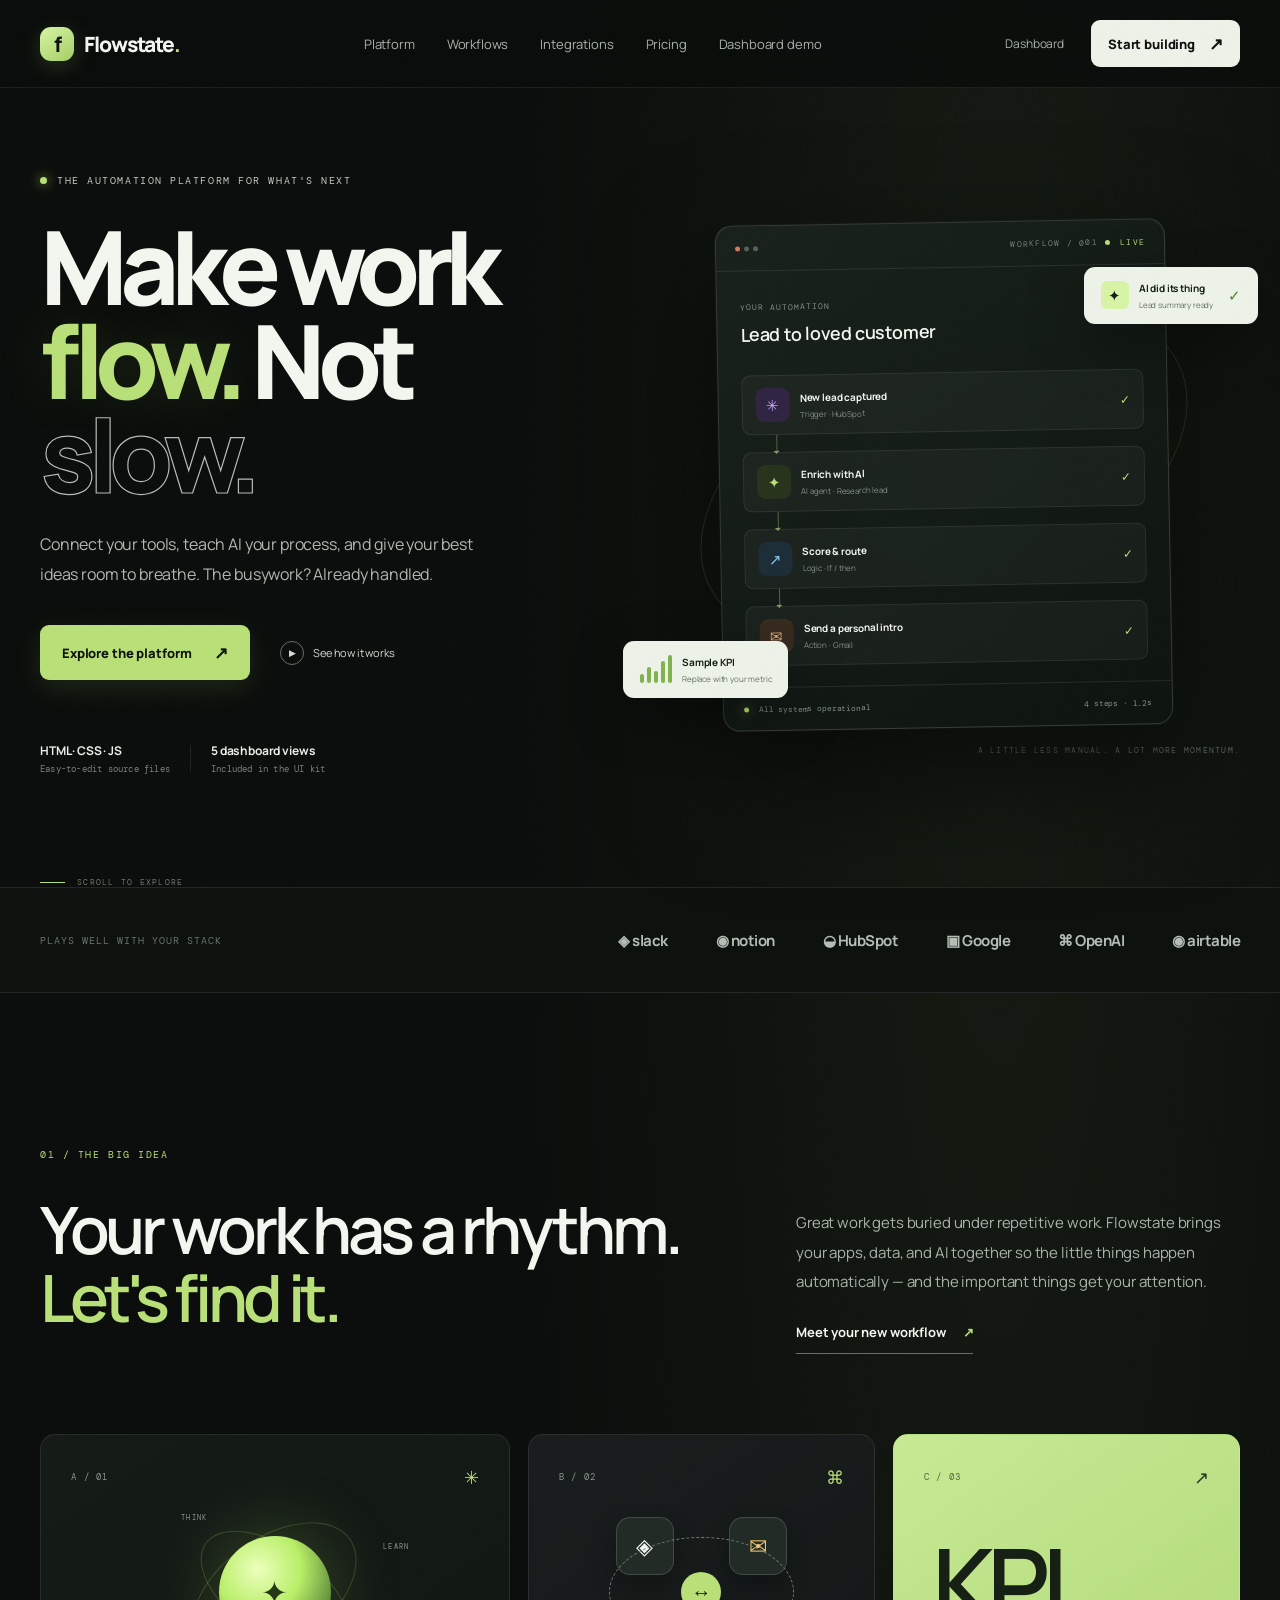
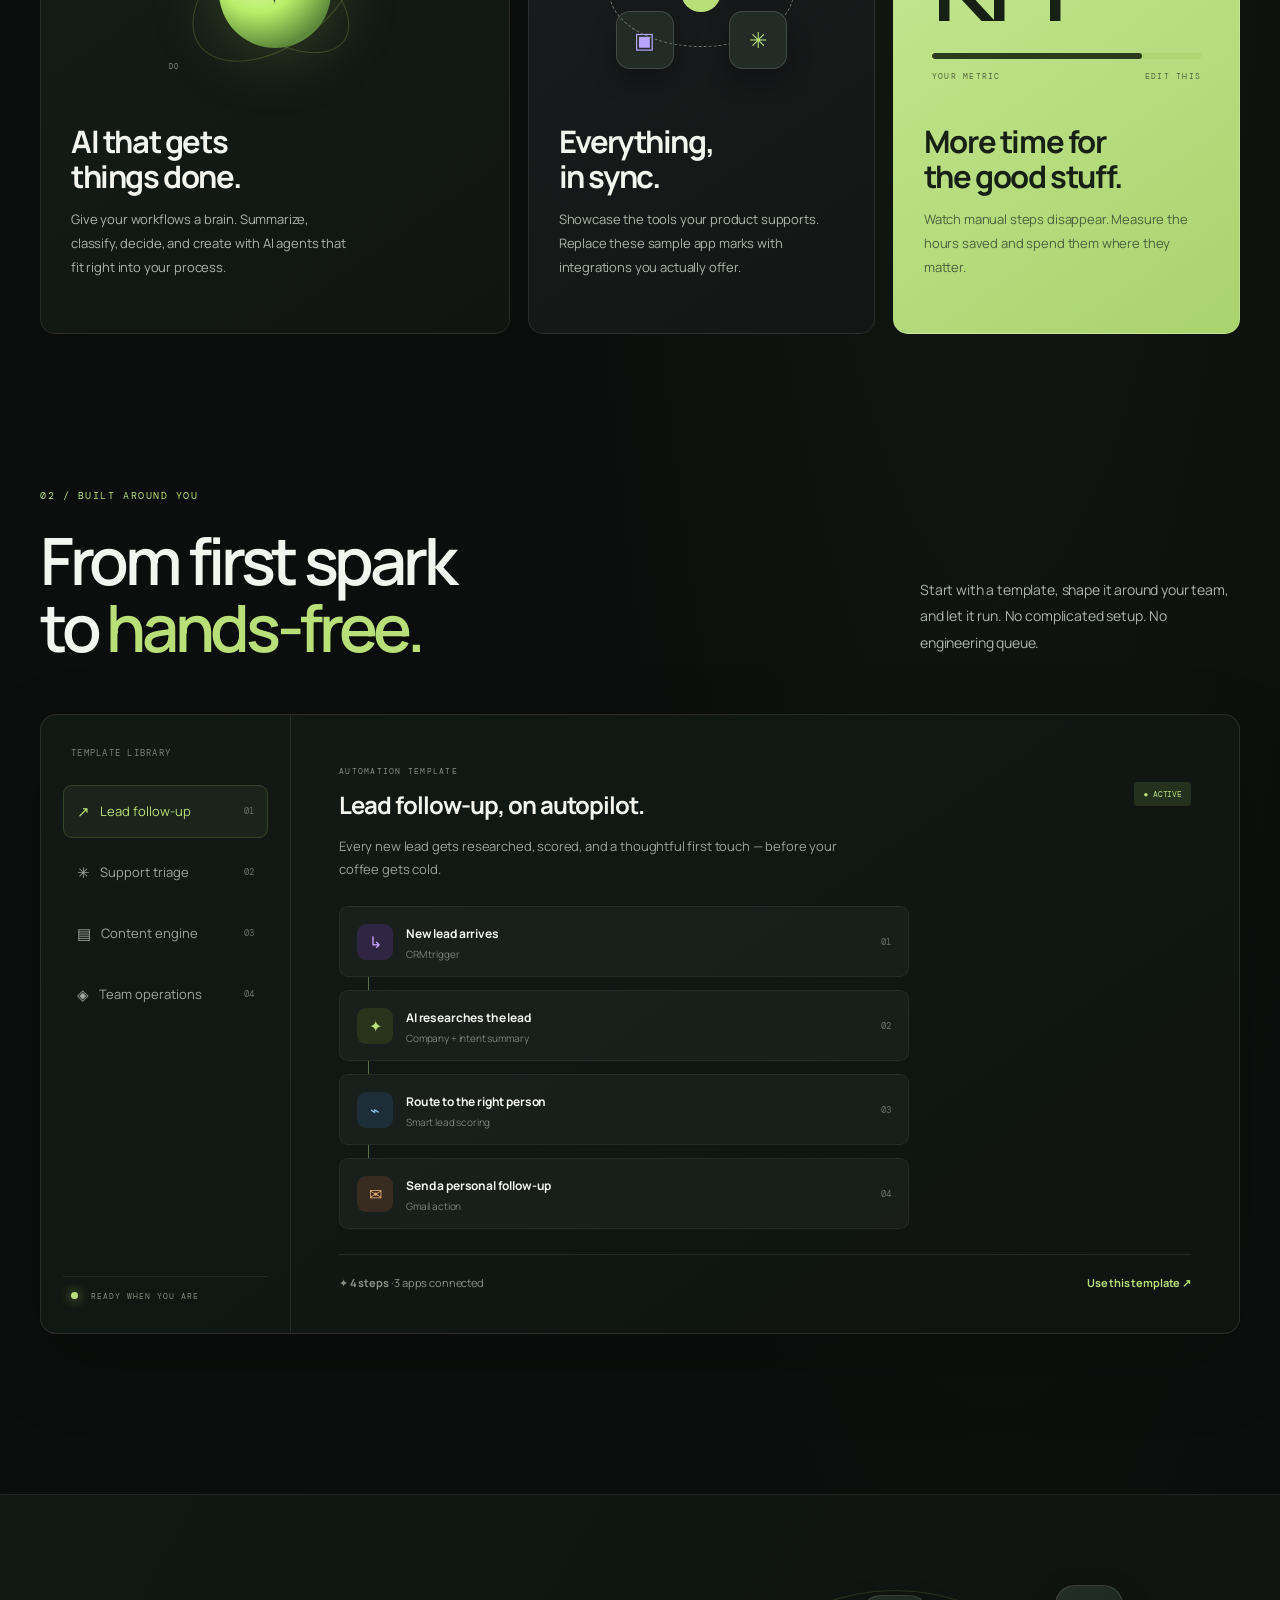
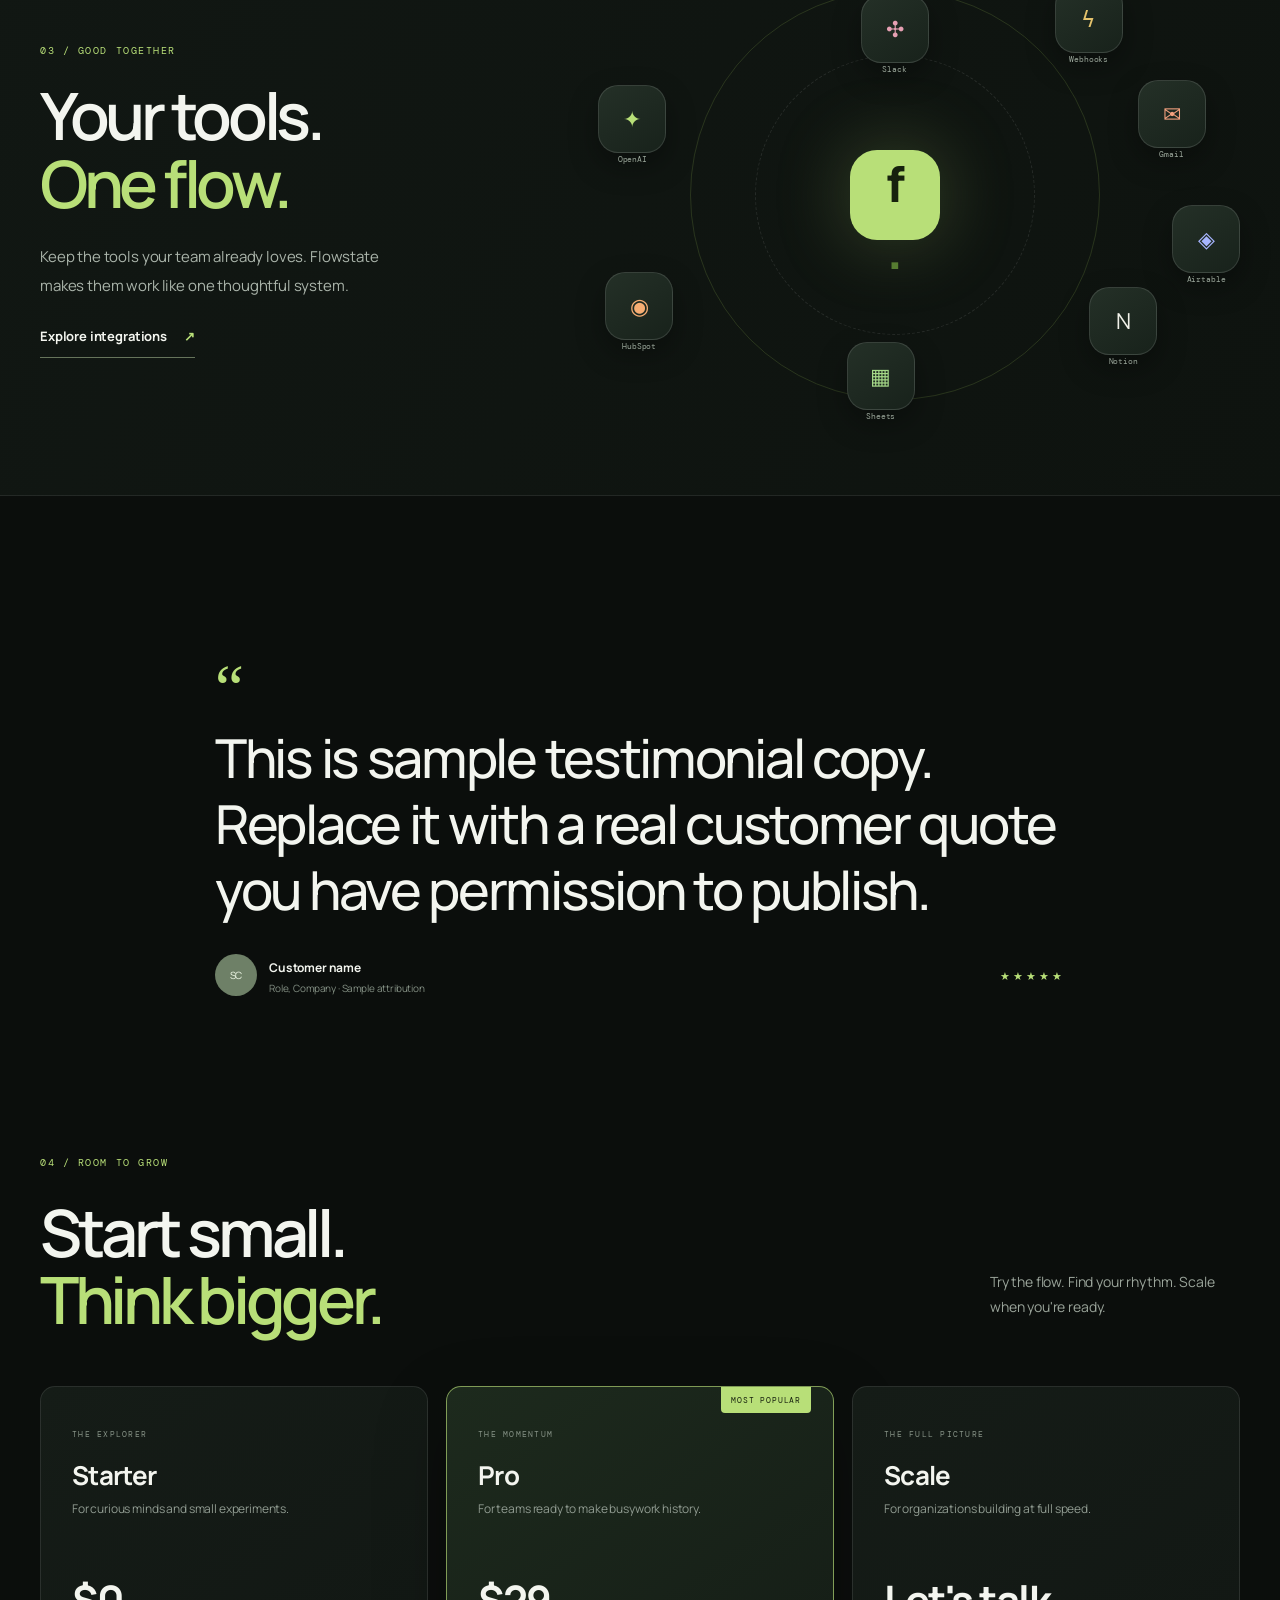
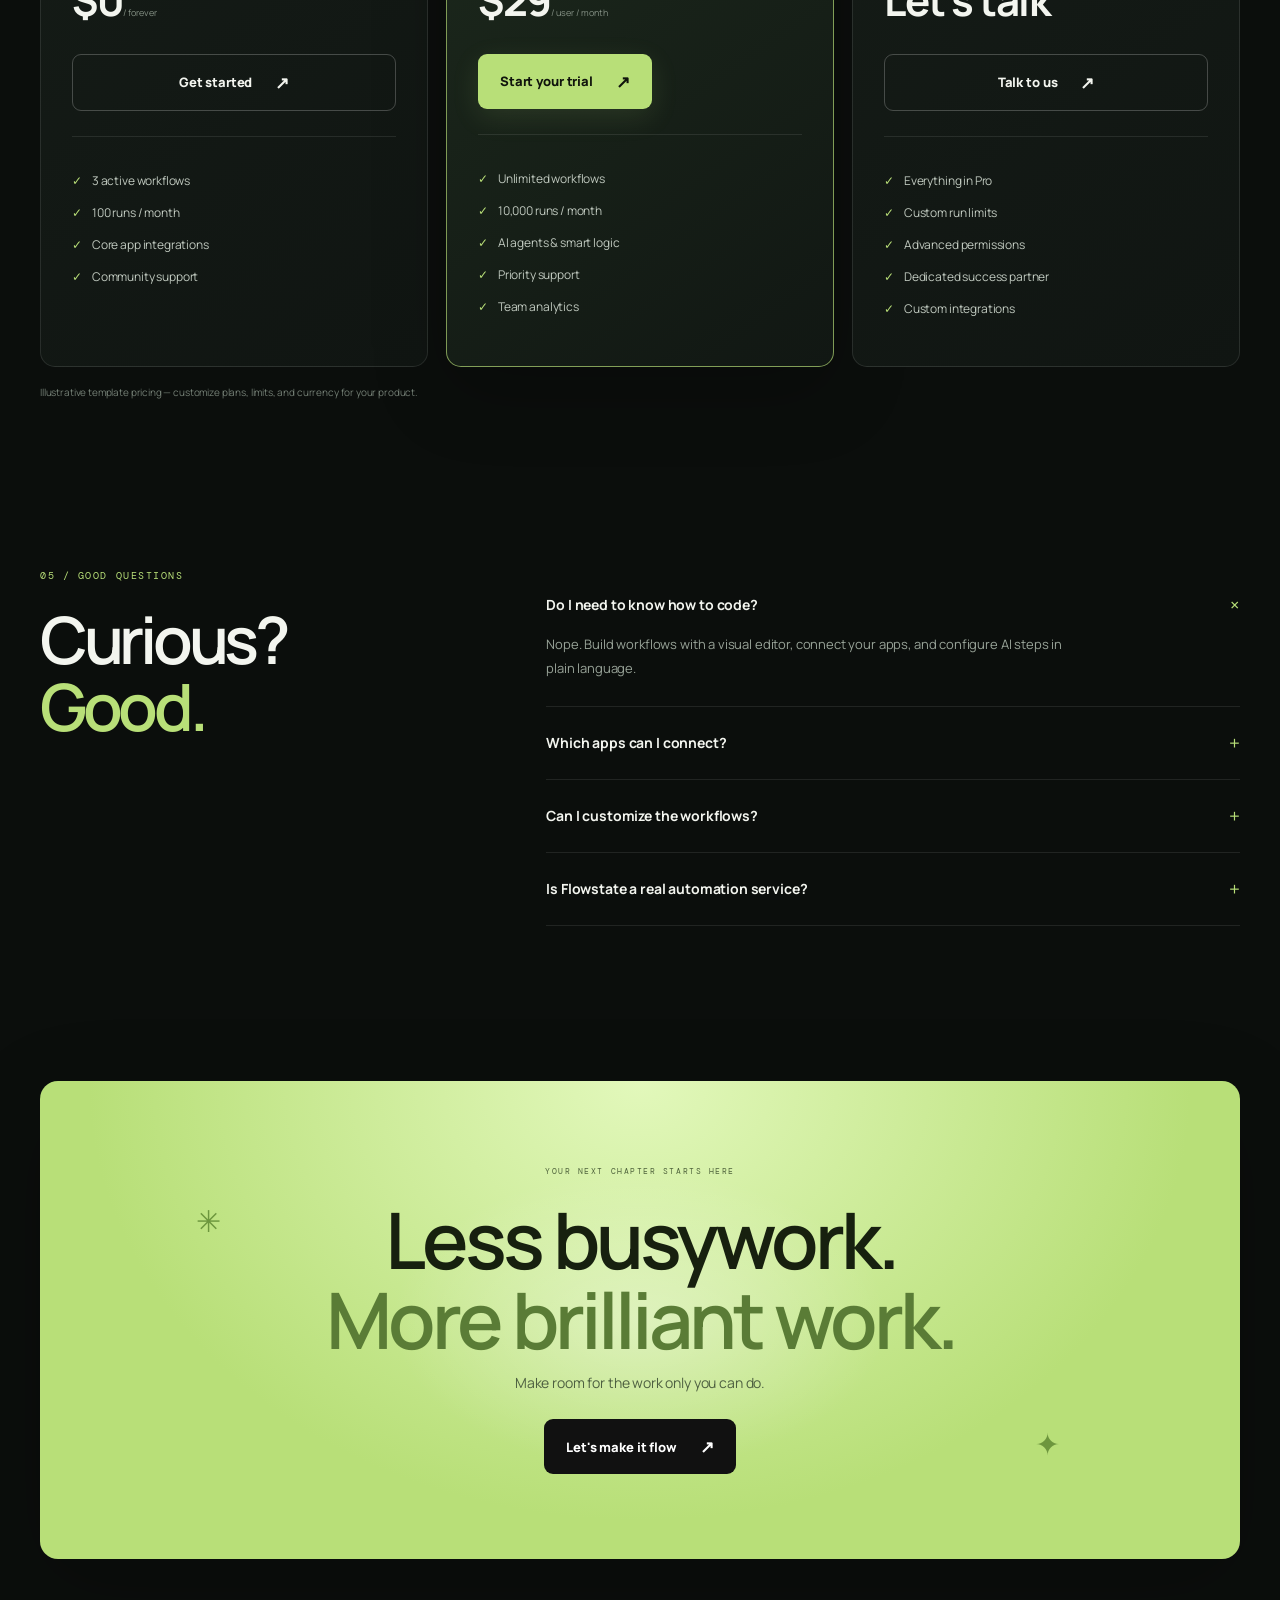
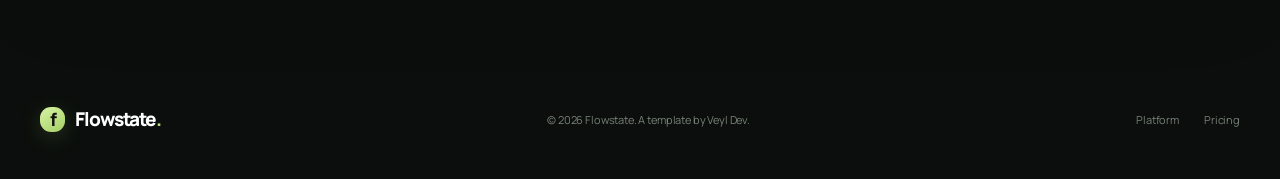
<file: index.html>
<!doctype html>
<html lang="en"><head><meta charset="utf-8"><meta name="viewport" content="width=device-width,initial-scale=1"><meta name="theme-color" content="#0b0d0c"><meta name="description" content="Animated AI automation and SaaS landing page template built with responsive HTML, CSS and vanilla JavaScript."><meta property="og:type" content="website"><meta property="og:title" content="Flowstate — Make work flow."><meta property="og:description" content="Connect your tools, teach AI your process, and make work flow."><meta property="og:image" content="assets/img/codester-preview.svg"><link rel="icon" type="image/svg+xml" href="assets/img/favicon.svg"><title>Flowstate — AI Automation Website Template</title><link rel="preconnect" href="https://fonts.googleapis.com"><link rel="preconnect" href="https://fonts.gstatic.com" crossorigin><link href="https://fonts.googleapis.com/css2?family=DM+Mono:wght@400;500&family=Manrope:wght@400;500;600;700;800&display=swap" rel="stylesheet"><link rel="stylesheet" href="assets/css/style.css"></head>
<body><div class="noise"></div><header class="site-header"><a class="brand" href="#"><span class="brand-mark">f</span><span>flowstate<span class="brand-dot">.</span></span></a><nav class="main-nav" id="mainNav"><a href="#platform">Platform</a><a href="#workflows">Workflows</a><a href="#integrations">Integrations</a><a href="#pricing">Pricing</a><a href="dashboard.html">Dashboard demo</a></nav><div class="header-actions"><a class="login-link" href="dashboard.html">Dashboard</a><a class="button button-small button-light" href="#pricing">Start building <span>↗</span></a><button class="menu-toggle" id="menuToggle" aria-label="Toggle navigation" aria-expanded="false"><i></i><i></i></button></div></header>
<main>
<section class="hero section-wrap"><div class="hero-copy"><div class="eyebrow reveal"><span class="pulse-dot"></span> THE AUTOMATION PLATFORM FOR WHAT'S NEXT</div><h1 class="reveal">Make work<br><span class="headline-accent">flow.</span> Not <span class="headline-outline">slow.</span></h1><p class="hero-lede reveal">Connect your tools, teach AI your process, and give your best ideas room to breathe. The busywork? Already handled.</p><div class="hero-ctas reveal"><a class="button button-primary" href="#workflows">Explore the platform <span>↗</span></a><a class="text-link" href="#platform"><span class="play-icon">▶</span> See how it works</a></div><div class="hero-proof reveal"><div><strong>HTML · CSS · JS</strong><small>Easy-to-edit source files</small></div><div class="proof-divider"></div><div><strong>5 dashboard views</strong><small>Included in the UI kit</small></div></div></div>
<div class="hero-visual reveal"><div class="visual-glow"></div><div class="orbit orbit-one"></div><div class="orbit orbit-two"></div><div class="workflow-window"><div class="window-top"><div class="window-dots"><b></b><b></b><b></b></div><span>WORKFLOW / 001</span><span class="live-pill"><i></i> LIVE</span></div><div class="workflow-title"><div><small>YOUR AUTOMATION</small><h3>Lead to loved customer</h3></div><span class="more-dots">···</span></div><div class="flow-canvas"><div class="flow-node trigger-node"><span class="node-icon icon-purple">✳</span><span><b>New lead captured</b><small>Trigger · HubSpot</small></span><span class="node-check">✓</span></div><div class="flow-connector"><i></i></div><div class="flow-node"><span class="node-icon icon-lime">✦</span><span><b>Enrich with AI</b><small>AI agent · Research lead</small></span><span class="node-check">✓</span></div><div class="flow-connector"><i></i></div><div class="flow-node"><span class="node-icon icon-blue">↗</span><span><b>Score &amp; route</b><small>Logic · If / then</small></span><span class="node-check">✓</span></div><div class="flow-connector"><i></i></div><div class="flow-node final-node"><span class="node-icon icon-orange">✉</span><span><b>Send a personal intro</b><small>Action · Gmail</small></span><span class="node-check">✓</span></div></div><div class="window-bottom"><span><i class="status-dot"></i> All systems operational</span><span>4 steps · 1.2s</span></div></div><div class="float-card float-card-top"><span class="float-icon">✦</span><span><b>AI did its thing</b><small>Lead summary ready</small></span><span class="tiny-check">✓</span></div><div class="float-card float-card-bottom"><span class="mini-bars"><i></i><i></i><i></i><i></i><i></i></span><span><b>Sample KPI</b><small>Replace with your metric</small></span></div><div class="hero-caption">A LITTLE LESS MANUAL. A LOT MORE MOMENTUM.</div></div><div class="hero-scroll"><span></span> SCROLL TO EXPLORE</div></section>
<section class="logo-strip"><div class="section-wrap logo-inner"><span>PLAYS WELL WITH YOUR STACK</span><div class="logo-list"><b>◈ slack</b><b>◉ notion</b><b>◒ HubSpot</b><b>▣ Google</b><b>⌘ OpenAI</b><b>◉ airtable</b></div></div></section>
<section class="intro-section section-wrap" id="platform"><div class="section-kicker reveal">01 / THE BIG IDEA</div><div class="intro-grid"><h2 class="reveal">Your work has a rhythm.<br><em>Let's find it.</em></h2><div class="intro-side reveal"><p>Great work gets buried under repetitive work. Flowstate brings your apps, data, and AI together so the little things happen automatically — and the important things get your attention.</p><a class="under-link" href="#workflows">Meet your new workflow <span>↗</span></a></div></div></section>
<section class="feature-section section-wrap"><div class="feature-grid"><article class="feature-card feature-large reveal"><div class="feature-top"><span class="feature-number">A / 01</span><span class="feature-symbol">✳</span></div><div class="ai-visual"><div class="ai-orb"><span>✦</span></div><div class="ai-ring ring-a"></div><div class="ai-ring ring-b"></div><span class="orbit-label label-one">THINK</span><span class="orbit-label label-two">LEARN</span><span class="orbit-label label-three">DO</span></div><h3>AI that gets<br>things done.</h3><p>Give your workflows a brain. Summarize, classify, decide, and create with AI agents that fit right into your process.</p></article><article class="feature-card feature-dark reveal"><div class="feature-top"><span class="feature-number">B / 02</span><span class="feature-symbol">⌘</span></div><div class="stack-visual"><div class="stack-tile tile-a">◈</div><div class="stack-tile tile-b">✉</div><div class="stack-tile tile-c">▣</div><div class="stack-line"></div><div class="stack-center">↔</div><div class="stack-tile tile-d">✳</div></div><h3>Everything,<br>in sync.</h3><p>Showcase the tools your product supports. Replace these sample app marks with integrations you actually offer.</p></article><article class="feature-card feature-lime reveal"><div class="feature-top"><span class="feature-number">C / 03</span><span class="feature-symbol">↗</span></div><div class="metric-visual"><div class="metric-number">KPI</div><div class="metric-line"><i></i></div><div class="metric-foot"><span>YOUR METRIC</span><span>EDIT THIS</span></div></div><h3>More time for<br>the good stuff.</h3><p>Watch manual steps disappear. Measure the hours saved and spend them where they matter.</p></article></div></section>
<section class="workflow-section section-wrap" id="workflows"><div class="section-heading"><div><div class="section-kicker reveal">02 / BUILT AROUND YOU</div><h2 class="reveal">From first spark<br>to <em>hands-free.</em></h2></div><p class="reveal">Start with a template, shape it around your team, and let it run. No complicated setup. No engineering queue.</p></div><div class="workflow-showcase reveal"><div class="showcase-sidebar"><span class="sidebar-label">TEMPLATE LIBRARY</span><button class="template-tab active" data-template="sales"><span>↗</span> Lead follow-up <i>01</i></button><button class="template-tab" data-template="support"><span>✳</span> Support triage <i>02</i></button><button class="template-tab" data-template="content"><span>▤</span> Content engine <i>03</i></button><button class="template-tab" data-template="ops"><span>◈</span> Team operations <i>04</i></button><div class="sidebar-note"><span class="pulse-dot"></span> READY WHEN YOU ARE</div></div><div class="showcase-main"><div class="showcase-head"><div><span class="tiny-label">AUTOMATION TEMPLATE</span><h3 id="templateTitle">Lead follow-up, on autopilot.</h3></div><span class="tag tag-green">● ACTIVE</span></div><p id="templateDescription">Every new lead gets researched, scored, and a thoughtful first touch — before your coffee gets cold.</p><div class="showcase-flow" id="showcaseFlow"><div class="showcase-step"><span class="step-icon purple">↳</span><div><b>New lead arrives</b><small>CRM trigger</small></div><span>01</span></div><div class="step-line"></div><div class="showcase-step"><span class="step-icon lime">✦</span><div><b>AI researches the lead</b><small>Company + intent summary</small></div><span>02</span></div><div class="step-line"></div><div class="showcase-step"><span class="step-icon blue">⌁</span><div><b>Route to the right person</b><small>Smart lead scoring</small></div><span>03</span></div><div class="step-line"></div><div class="showcase-step"><span class="step-icon orange">✉</span><div><b>Send a personal follow-up</b><small>Gmail action</small></div><span>04</span></div></div><div class="showcase-footer"><span>✦ <b>4 steps</b> · 3 apps connected</span><a href="#pricing">Use this template ↗</a></div></div></div></section>
<section class="integrations-section" id="integrations"><div class="section-wrap integrations-grid"><div><div class="section-kicker reveal">03 / GOOD TOGETHER</div><h2 class="reveal">Your tools.<br><em>One flow.</em></h2><p class="reveal">Keep the tools your team already loves. Flowstate makes them work like one thoughtful system.</p><a class="under-link reveal" href="#pricing">Explore integrations <span>↗</span></a></div><div class="integration-cloud reveal"><div class="integration-orbit orbit-outer"></div><div class="integration-orbit orbit-inner"></div><div class="integration-core">f<span>.</span></div><div class="app-bubble app-slack">✣<small>Slack</small></div><div class="app-bubble app-gmail">✉<small>Gmail</small></div><div class="app-bubble app-notion">N<small>Notion</small></div><div class="app-bubble app-sheets">▦<small>Sheets</small></div><div class="app-bubble app-hub">◉<small>HubSpot</small></div><div class="app-bubble app-ai">✦<small>OpenAI</small></div><div class="app-bubble app-zap">ϟ<small>Webhooks</small></div><div class="app-bubble app-air">◈<small>Airtable</small></div></div></div></section>
<section class="quote-section section-wrap"><div class="quote-mark">“</div><blockquote class="reveal">This is sample testimonial copy. Replace it with a real customer quote you have permission to publish.</blockquote><div class="quote-author reveal"><div class="author-avatar">SC</div><div><b>Customer name</b><small>Role, Company · Sample attribution</small></div><div class="quote-stars">★★★★★</div></div></section>
<section class="pricing-section section-wrap" id="pricing"><div class="section-kicker reveal">04 / ROOM TO GROW</div><div class="pricing-heading"><h2 class="reveal">Start small.<br><em>Think bigger.</em></h2><p class="reveal">Try the flow. Find your rhythm. Scale when you're ready.</p></div><div class="pricing-grid"><article class="price-card reveal"><span class="plan-label">THE EXPLORER</span><h3>Starter</h3><p>For curious minds and small experiments.</p><div class="price">$0<span>/ forever</span></div><a class="button button-outline" href="#pricing" data-email-link data-email-subject="Flowstate Starter">Get started <span>↗</span></a><ul><li>3 active workflows</li><li>100 runs / month</li><li>Core app integrations</li><li>Community support</li></ul></article><article class="price-card price-featured reveal"><div class="popular-tag">MOST POPULAR</div><span class="plan-label">THE MOMENTUM</span><h3>Pro</h3><p>For teams ready to make busywork history.</p><div class="price">$29<span>/ user / month</span></div><a class="button button-primary" href="#pricing" data-email-link data-email-subject="Flowstate Pro">Start your trial <span>↗</span></a><ul><li>Unlimited workflows</li><li>10,000 runs / month</li><li>AI agents &amp; smart logic</li><li>Priority support</li><li>Team analytics</li></ul></article><article class="price-card reveal"><span class="plan-label">THE FULL PICTURE</span><h3>Scale</h3><p>For organizations building at full speed.</p><div class="price">Let's talk</div><a class="button button-outline" href="#pricing" data-email-link data-email-subject="Flowstate Scale">Talk to us <span>↗</span></a><ul><li>Everything in Pro</li><li>Custom run limits</li><li>Advanced permissions</li><li>Dedicated success partner</li><li>Custom integrations</li></ul></article></div><p class="pricing-footnote">Illustrative template pricing — customize plans, limits, and currency for your product.</p></section>
<section class="faq-section section-wrap"><div><div class="section-kicker reveal">05 / GOOD QUESTIONS</div><h2 class="reveal">Curious?<br><em>Good.</em></h2></div><div class="faq-list reveal"><details open><summary>Do I need to know how to code?<span>+</span></summary><p>Nope. Build workflows with a visual editor, connect your apps, and configure AI steps in plain language.</p></details><details><summary>Which apps can I connect?<span>+</span></summary><p>Use the integrations your team already relies on. This template illustrates common connections and can be adapted to your own integration catalog.</p></details><details><summary>Can I customize the workflows?<span>+</span></summary><p>Absolutely. The examples are starting points. Change triggers, actions, conditions, and copy to fit your product.</p></details><details><summary>Is Flowstate a real automation service?<span>+</span></summary><p>Flowstate is a fictional brand used to demonstrate this website template. Connect your own backend and automation platform before launch.</p></details></div></section>
<section class="final-cta section-wrap"><div class="cta-glow"></div><div class="section-kicker">YOUR NEXT CHAPTER STARTS HERE</div><h2>Less busywork.<br><em>More brilliant work.</em></h2><p>Make room for the work only you can do.</p><a class="button button-dark" href="#pricing" data-email-link data-email-subject="Let’s talk automation">Let's make it flow <span>↗</span></a><div class="cta-spark spark-one">✳</div><div class="cta-spark spark-two">✦</div></section>
</main><footer class="site-footer section-wrap" id="footer"><a class="brand" href="#"><span class="brand-mark">f</span><span>flowstate<span class="brand-dot">.</span></span></a><span>© <span id="year"></span> Flowstate. A template by Veyl Dev.</span><div><a href="#platform">Platform</a><a href="#pricing">Pricing</a><a href="#pricing" data-email-link data-contact-only>Contact</a></div></footer><script src="assets/js/config.js"></script><script src="assets/js/main.js"></script></body></html>
</file>
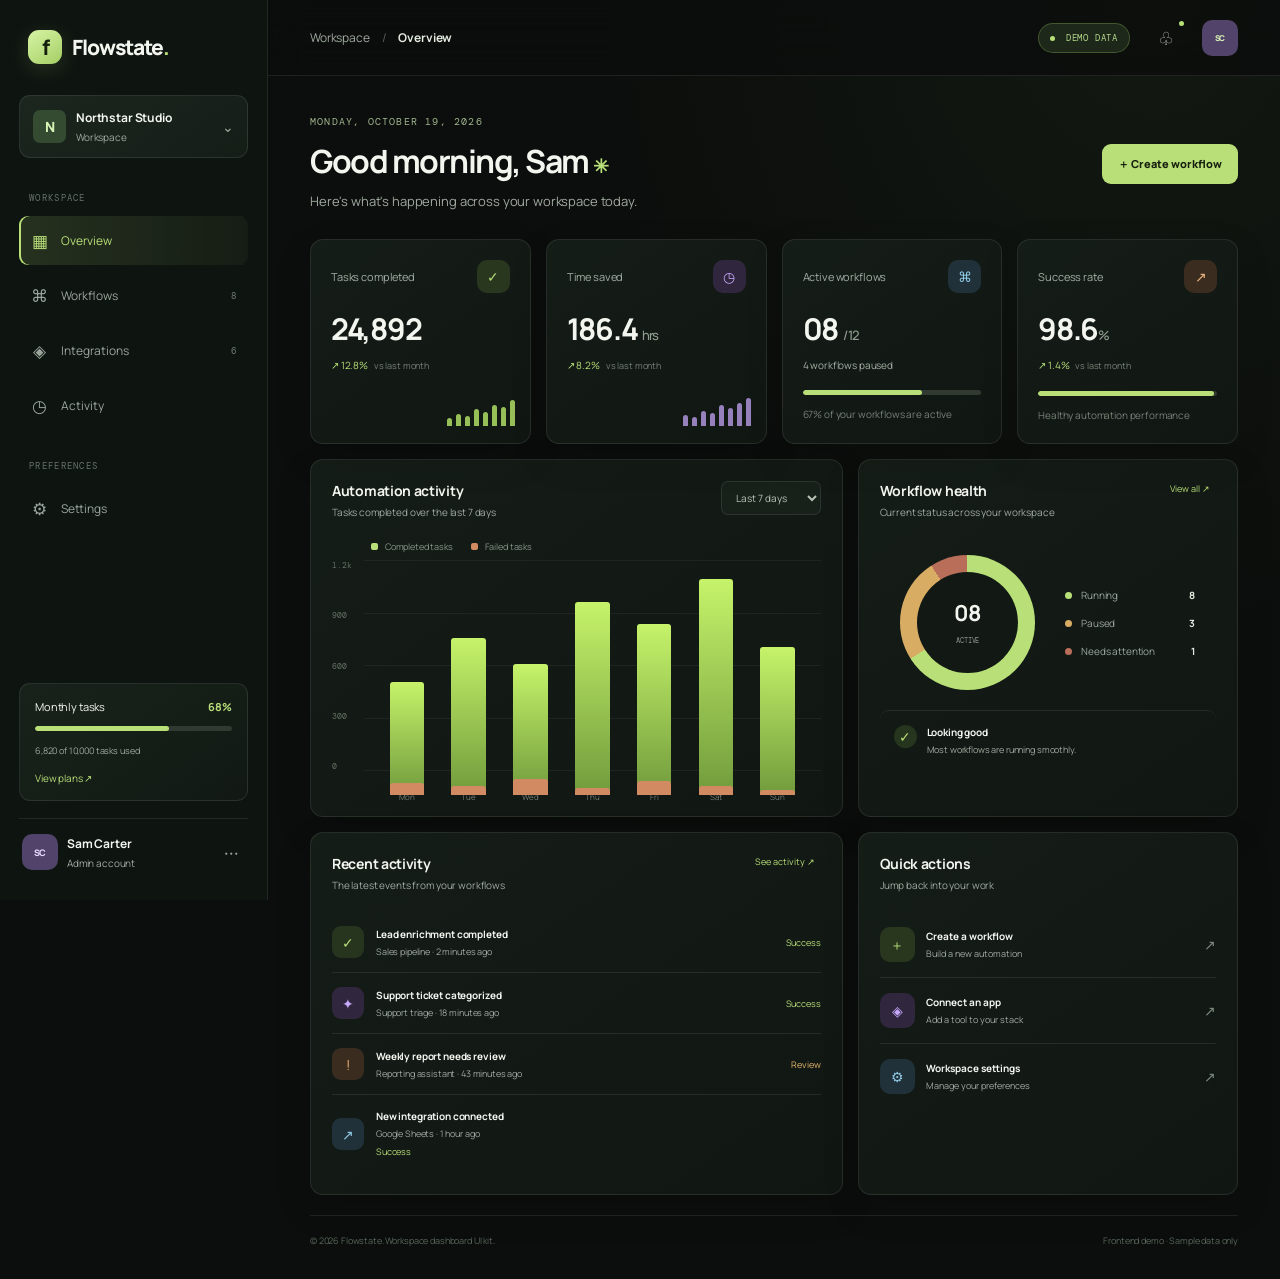
<file: dashboard.html>
<!doctype html>
<html lang="en">
<head>
<meta charset="utf-8"><meta name="viewport" content="width=device-width,initial-scale=1"><meta name="theme-color" content="#101510">
<meta name="description" content="Flowstate SaaS dashboard UI kit demo."><title>Flowstate — Workspace</title>
<link rel="preconnect" href="https://fonts.googleapis.com"><link rel="preconnect" href="https://fonts.gstatic.com" crossorigin><link href="https://fonts.googleapis.com/css2?family=DM+Mono:wght@400;500&family=Manrope:wght@400;500;600;700;800&display=swap" rel="stylesheet">
<link rel="stylesheet" href="assets/css/dashboard.css">
</head>
<body>
<div class="app-shell">
<aside class="sidebar" id="sidebar">
<a class="dash-brand" href="index.html"><span class="brand-mark">f</span><span>flowstate<span class="brand-dot">.</span></span></a>
<div class="workspace-switch"><span class="workspace-avatar">N</span><span><b>Northstar Studio</b><small>Workspace</small></span><span class="switch-chevron">⌄</span></div>
<div class="nav-label">WORKSPACE</div>
<nav class="side-nav" aria-label="Main navigation">
<button class="nav-item active" data-view="overview"><span>▦</span> Overview</button>
<button class="nav-item" data-view="workflows"><span>⌘</span> Workflows <i>8</i></button>
<button class="nav-item" data-view="integrations"><span>◈</span> Integrations <i>6</i></button>
<button class="nav-item" data-view="activity"><span>◷</span> Activity</button>
</nav>
<div class="nav-label">PREFERENCES</div>
<nav class="side-nav"><button class="nav-item" data-view="settings"><span>⚙</span> Settings</button></nav>
<div class="sidebar-bottom"><div class="usage-card"><div class="usage-head"><span>Monthly tasks</span><b>68%</b></div><div class="usage-track"><i></i></div><small>6,820 of 10,000 tasks used</small><a href="#" data-toast="Plan options are demo-only.">View plans ↗</a></div><div class="profile-row"><span class="profile-avatar">SC</span><span><b>Sam Carter</b><small>Admin account</small></span><button aria-label="Profile options" data-toast="Profile menu demo">···</button></div></div>
</aside>
<main class="main-area">
<header class="topbar"><button class="mobile-menu" id="mobileMenu" aria-label="Open navigation">☰</button><div class="breadcrumb">Workspace <span>/</span> <b id="crumb">Overview</b></div><div class="top-actions"><span class="demo-pill"><i></i> DEMO DATA</span><button class="icon-button" aria-label="Notifications" data-toast="You're all caught up.">♧<i class="notification-dot"></i></button><span class="top-avatar">SC</span></div></header>
<div class="content-wrap">
<section class="view active" id="view-overview">
<div class="page-heading"><div><div class="eyebrow">MONDAY, OCTOBER 19, 2026</div><h1>Good morning, Sam <span>✳</span></h1><p>Here's what's happening across your workspace today.</p></div><button class="primary-button" data-view-go="workflows">＋ Create workflow</button></div>
<div class="stats-grid">
<article class="stat-card"><div class="stat-top"><span>Tasks completed</span><span class="stat-icon lime">✓</span></div><strong>24,892</strong><small class="positive">↗ 12.8% <em>vs last month</em></small><div class="sparkline"><i style="height:28%"></i><i style="height:40%"></i><i style="height:35%"></i><i style="height:58%"></i><i style="height:48%"></i><i style="height:72%"></i><i style="height:65%"></i><i style="height:88%"></i></div></article>
<article class="stat-card"><div class="stat-top"><span>Time saved</span><span class="stat-icon purple">◷</span></div><strong>186.4 <small>hrs</small></strong><small class="positive">↗ 8.2% <em>vs last month</em></small><div class="sparkline purple-bars"><i style="height:38%"></i><i style="height:30%"></i><i style="height:52%"></i><i style="height:45%"></i><i style="height:70%"></i><i style="height:61%"></i><i style="height:78%"></i><i style="height:94%"></i></div></article>
<article class="stat-card"><div class="stat-top"><span>Active workflows</span><span class="stat-icon blue">⌘</span></div><strong>08 <small>/ 12</small></strong><small class="neutral">4 workflows paused</small><div class="mini-progress"><i></i></div><small class="progress-caption">67% of your workflows are active</small></article>
<article class="stat-card"><div class="stat-top"><span>Success rate</span><span class="stat-icon orange">↗</span></div><strong>98.6<small>%</small></strong><small class="positive">↗ 1.4% <em>vs last month</em></small><div class="success-track"><i></i></div><small class="progress-caption">Healthy automation performance</small></article>
</div>
<div class="dashboard-grid">
<article class="panel chart-panel"><div class="panel-heading"><div><h2>Automation activity</h2><p>Tasks completed over the last 7 days</p></div><select aria-label="Chart range"><option>Last 7 days</option><option>Last 30 days</option></select></div><div class="chart-legend"><span><i></i> Completed tasks</span><span><i></i> Failed tasks</span></div><div class="chart"><div class="y-labels"><span>1.2k</span><span>900</span><span>600</span><span>300</span><span>0</span></div><div class="chart-plot"><div class="grid-lines"><i></i><i></i><i></i><i></i><i></i></div><div class="bars"><div><i style="height:48%"></i><b style="height:5%"></b><small>Mon</small></div><div><i style="height:67%"></i><b style="height:4%"></b><small>Tue</small></div><div><i style="height:56%"></i><b style="height:7%"></b><small>Wed</small></div><div><i style="height:82%"></i><b style="height:3%"></b><small>Thu</small></div><div><i style="height:73%"></i><b style="height:6%"></b><small>Fri</small></div><div><i style="height:92%"></i><b style="height:4%"></b><small>Sat</small></div><div><i style="height:63%"></i><b style="height:2%"></b><small>Sun</small></div></div></div></div></article>
<article class="panel"><div class="panel-heading"><div><h2>Workflow health</h2><p>Current status across your workspace</p></div><button class="text-button" data-view-go="workflows">View all ↗</button></div><div class="health-summary"><div class="donut"><div><b>08</b><small>ACTIVE</small></div></div><div class="health-legend"><span><i class="dot-green"></i> Running <b>8</b></span><span><i class="dot-yellow"></i> Paused <b>3</b></span><span><i class="dot-red"></i> Needs attention <b>1</b></span></div></div><div class="health-note"><span class="health-check">✓</span><span><b>Looking good</b><small>Most workflows are running smoothly.</small></span></div></article>
</div>
<div class="dashboard-grid lower-grid">
<article class="panel"><div class="panel-heading"><div><h2>Recent activity</h2><p>The latest events from your workflows</p></div><button class="text-button" data-view-go="activity">See activity ↗</button></div><div class="activity-list compact">
<div class="activity-row"><span class="activity-icon green">✓</span><span><b>Lead enrichment completed</b><small>Sales pipeline · 2 minutes ago</small></span><em class="status-success">Success</em></div>
<div class="activity-row"><span class="activity-icon purple">✦</span><span><b>Support ticket categorized</b><small>Support triage · 18 minutes ago</small></span><em class="status-success">Success</em></div>
<div class="activity-row"><span class="activity-icon orange">!</span><span><b>Weekly report needs review</b><small>Reporting assistant · 43 minutes ago</small></span><em class="status-warning">Review</em></div>
<div class="activity-row"><span class="activity-icon blue">↗</span><span><b>New integration connected</b><small>Google Sheets · 1 hour ago</small><em class="status-success">Success</em></div>
</div></article>
<article class="panel quick-panel"><div class="panel-heading"><div><h2>Quick actions</h2><p>Jump back into your work</p></div></div><button class="quick-action" data-view-go="workflows"><span class="quick-icon lime">＋</span><span><b>Create a workflow</b><small>Build a new automation</small></span><i>↗</i></button><button class="quick-action" data-view-go="integrations"><span class="quick-icon purple">◈</span><span><b>Connect an app</b><small>Add a tool to your stack</small></span><i>↗</i></button><button class="quick-action" data-view-go="settings"><span class="quick-icon blue">⚙</span><span><b>Workspace settings</b><small>Manage your preferences</small></span><i>↗</i></button></article>
</div>
</section>
<section class="view" id="view-workflows"><div class="page-heading"><div><div class="eyebrow">YOUR AUTOMATIONS</div><h1>Workflows</h1><p>Build, monitor, and manage your team's automations.</p></div><button class="primary-button" data-toast="Workflow builder is a frontend demo.">＋ New workflow</button></div><div class="toolbar"><div class="search-box">⌕ <input id="workflowSearch" placeholder="Search workflows..." aria-label="Search workflows"></div><select id="workflowFilter" aria-label="Filter workflows"><option value="all">All statuses</option><option value="Active">Active</option><option value="Paused">Paused</option><option value="Attention">Needs attention</option></select></div><div class="panel table-panel"><div class="table-scroll"><table><thead><tr><th>WORKFLOW</th><th>STATUS</th><th>LAST RUN</th><th>COMPLETED</th><th>SUCCESS RATE</th><th></th></tr></thead><tbody id="workflowRows">
<tr data-status="Active"><td><span class="table-icon purple">↗</span><span class="table-title">Lead follow-up</span><small>Sales · 4 steps</small></td><td><em class="pill active-pill">● Active</em></td><td>2 min ago</td><td>1,284</td><td>99.2%</td><td><button class="row-more" data-toast="Workflow actions demo">···</button></td></tr>
<tr data-status="Active"><td><span class="table-icon lime">✦</span><span class="table-title">Support triage</span><small>Customer success · 5 steps</small></td><td><em class="pill active-pill">● Active</em></td><td>18 min ago</td><td>3,892</td><td>98.8%</td><td><button class="row-more" data-toast="Workflow actions demo">···</button></td></tr>
<tr data-status="Paused"><td><span class="table-icon blue">▤</span><span class="table-title">Content engine</span><small>Marketing · 6 steps</small></td><td><em class="pill paused-pill">● Paused</em></td><td>Yesterday</td><td>642</td><td>97.4%</td><td><button class="row-more" data-toast="Workflow actions demo">···</button></td></tr>
<tr data-status="Attention"><td><span class="table-icon orange">◷</span><span class="table-title">Weekly reporting</span><small>Operations · 3 steps</small></td><td><em class="pill attention-pill">● Attention</em></td><td>1 hour ago</td><td>218</td><td>91.6%</td><td><button class="row-more" data-toast="Workflow actions demo">···</button></td></tr>
<tr data-status="Active"><td><span class="table-icon green">⌘</span><span class="table-title">New hire onboarding</span><small>People ops · 7 steps</small></td><td><em class="pill active-pill">● Active</em></td><td>3 hours ago</td><td>96</td><td>100%</td><td><button class="row-more" data-toast="Workflow actions demo">···</button></td></tr>
</tbody></table></div><div class="table-foot">Showing 5 sample workflows <span>Demo content · not connected to a backend</span></div></div></section>
<section class="view" id="view-integrations"><div class="page-heading"><div><div class="eyebrow">CONNECTED TOOLS</div><h1>Integrations</h1><p>Bring your favorite apps together in one connected workspace.</p></div><button class="primary-button" data-toast="Integration marketplace is a frontend demo.">＋ Browse apps</button></div><div class="integration-cards">
<article class="integration-card"><span class="app-logo slack">✣</span><div><h3>Slack</h3><p>Team communication</p></div><em class="connected">Connected</em><small>Last synced 2 minutes ago</small><button data-toast="Slack connection settings demo">Manage connection ↗</button></article>
<article class="integration-card"><span class="app-logo gmail">✉</span><div><h3>Gmail</h3><p>Email and messaging</p></div><em class="connected">Connected</em><small>Last synced 5 minutes ago</small><button data-toast="Gmail connection settings demo">Manage connection ↗</button></article>
<article class="integration-card"><span class="app-logo notion">N</span><div><h3>Notion</h3><p>Docs and knowledge</p></div><em class="connected">Connected</em><small>Last synced 12 minutes ago</small><button data-toast="Notion connection settings demo">Manage connection ↗</button></article>
<article class="integration-card"><span class="app-logo sheets">▦</span><div><h3>Google Sheets</h3><p>Spreadsheets and data</p></div><em class="connected">Connected</em><small>Last synced 1 hour ago</small><button data-toast="Sheets connection settings demo">Manage connection ↗</button></article>
<article class="integration-card"><span class="app-logo hubspot">◉</span><div><h3>HubSpot</h3><p>CRM and sales pipeline</p></div><em class="connected">Connected</em><small>Last synced 3 hours ago</small><button data-toast="HubSpot connection settings demo">Manage connection ↗</button></article>
<article class="integration-card"><span class="app-logo openai">✦</span><div><h3>OpenAI</h3><p>AI models and assistants</p></div><em class="connected">Connected</em><small>Last synced 4 hours ago</small><button data-toast="OpenAI connection settings demo">Manage connection ↗</button></article>
</div></section>
<section class="view" id="view-activity"><div class="page-heading"><div><div class="eyebrow">WORKSPACE LOG</div><h1>Activity</h1><p>A timeline of events and updates across your automations.</p></div><button class="secondary-button" data-toast="Activity export demo">↓ Export log</button></div><div class="toolbar"><div class="search-box">⌕ <input id="activitySearch" placeholder="Search activity..." aria-label="Search activity"></div><select aria-label="Activity type"><option>All events</option><option>Successful runs</option><option>Warnings</option></select></div><div class="panel"><div class="timeline">
<div class="timeline-date">TODAY · OCTOBER 19</div>
<div class="timeline-item"><span class="timeline-mark green">✓</span><div><b>Lead enrichment completed</b><p>Sales pipeline processed a new lead from the website form.</p><small>Sales pipeline · 9:42 AM</small></div><em class="status-success">Success</em></div>
<div class="timeline-item"><span class="timeline-mark purple">✦</span><div><b>Support ticket categorized</b><p>AI categorized ticket #4821 as “Billing question”.</p><small>Support triage · 9:26 AM</small></div><em class="status-success">Success</em></div>
<div class="timeline-item"><span class="timeline-mark orange">!</span><div><b>Weekly report needs review</b><p>One data source returned incomplete results. Review before sending.</p><small>Reporting assistant · 9:01 AM</small></div><em class="status-warning">Review</em></div>
<div class="timeline-item"><span class="timeline-mark blue">↗</span><div><b>Google Sheets synchronized</b><p>Workspace data was synchronized successfully.</p><small>Integrations · 8:45 AM</small></div><em class="status-success">Success</em></div>
<div class="timeline-date">YESTERDAY · OCTOBER 18</div>
<div class="timeline-item"><span class="timeline-mark green">✓</span><div><b>New hire onboarding completed</b><p>All seven onboarding steps were completed for a new team member.</p><small>People operations · 4:32 PM</small></div><em class="status-success">Success</em></div>
</div></div></section>
<section class="view" id="view-settings"><div class="page-heading"><div><div class="eyebrow">PREFERENCES</div><h1>Settings</h1><p>Manage your workspace details and personal preferences.</p></div><button class="primary-button" id="saveSettings">Save changes</button></div><div class="settings-grid"><div class="settings-menu panel"><button class="selected">General</button><button data-toast="Members settings demo">Members</button><button data-toast="Notification settings demo">Notifications</button><button data-toast="Security settings demo">Security</button><button data-toast="Billing settings demo">Billing</button></div><div class="panel settings-form"><h2>Workspace details</h2><p>Update the public details for your workspace.</p><label>Workspace name<input value="Northstar Studio"></label><label>Workspace URL<div class="url-field"><span>flowstate.app/</span><input value="northstar-studio"></div></label><label>Timezone<select><option>Asia/Manila (GMT+8)</option><option>UTC</option><option>America/Los_Angeles</option></select></label><div class="settings-divider"></div><h2>Preferences</h2><label class="toggle-row"><span><b>Email summaries</b><small>Receive a daily summary of workflow activity.</small></span><input type="checkbox" checked><i></i></label><label class="toggle-row"><span><b>Failure alerts</b><small>Get notified when a workflow needs attention.</small></span><input type="checkbox" checked><i></i></label><label class="toggle-row"><span><b>Weekly digest</b><small>Receive a weekly workspace performance report.</small></span><input type="checkbox"><i></i></label></div></div></section>
<footer class="app-footer"><span>© 2026 Flowstate. Workspace dashboard UI kit.</span><span>Frontend demo · Sample data only</span></footer>
</div>
</main>
</div>
<div class="toast" id="toast" role="status" aria-live="polite"></div>
<script src="assets/js/config.js"></script><script src="assets/js/dashboard.js"></script>
</body></html>
</file>
<file: assets/css/style.css>
:root{--bg:#0b0d0c;--text:#f3f5ef;--muted:#9aa39b;--lime:#c6f36a;--line:rgba(255,255,255,.1);--mono:'DM Mono',monospace;--sans:'Manrope',sans-serif}*{box-sizing:border-box}html{scroll-behavior:smooth;scroll-padding-top:90px}body{margin:0;background:var(--bg);color:var(--text);font-family:var(--sans);font-size:14px;overflow-x:hidden}a{color:inherit;text-decoration:none}.noise{position:fixed;inset:0;pointer-events:none;z-index:20;opacity:.035;background-image:url("data:image/svg+xml,%3Csvg viewBox='0 0 180 180' xmlns='http://www.w3.org/2000/svg'%3E%3Cfilter id='n'%3E%3CfeTurbulence type='fractalNoise' baseFrequency='.9' numOctaves='3' stitchTiles='stitch'/%3E%3C/filter%3E%3Crect width='100%25' height='100%25' filter='url(%23n)' opacity='.5'/%3E%3C/svg%3E")}.section-wrap{width:min(1160px,calc(100% - 64px));margin-inline:auto}.site-header{height:82px;padding:0 max(32px,calc((100vw - 1160px)/2));display:flex;align-items:center;justify-content:space-between;border-bottom:1px solid rgba(255,255,255,.07);position:sticky;top:0;background:rgba(11,13,12,.82);backdrop-filter:blur(18px);z-index:15}.brand{display:flex;align-items:center;gap:10px;font-size:19px;font-weight:800;letter-spacing:-1px}.brand-mark{width:29px;height:29px;display:grid;place-items:center;background:var(--lime);color:#111;border-radius:9px;font-size:21px;font-weight:800}.brand-dot{color:var(--lime)}.main-nav{display:flex;gap:36px;color:#aab2aa;font-size:12px}.main-nav a,.site-footer a{transition:color .2s}.main-nav a:hover,.site-footer a:hover{color:var(--lime)}.header-actions{display:flex;align-items:center;gap:25px}.login-link{font-size:12px;color:#aab2aa}.button{display:inline-flex;align-items:center;justify-content:center;gap:23px;padding:15px 20px;border-radius:6px;font-size:12px;font-weight:800;transition:transform .25s,background .25s,color .25s}.button:hover{transform:translateY(-3px)}.button span{font-size:17px}.button-small{padding:11px 15px;gap:14px}.button-light{background:#edf1e8;color:#111}.button-light:hover{background:var(--lime)}.button-primary{background:var(--lime);color:#10140c}.button-primary:hover{background:#d8ff8a;box-shadow:0 8px 32px #c6f36a26}.button-outline{border:1px solid #ffffff38;width:100%}.button-outline:hover{border-color:var(--lime);color:var(--lime)}.menu-toggle{display:none;background:none;border:0;padding:8px}.menu-toggle i{display:block;width:22px;height:2px;background:white;margin:5px}.hero{min-height:690px;display:grid;grid-template-columns:1fr 1.08fr;align-items:center;gap:40px;padding-top:70px;padding-bottom:95px;position:relative}.hero-copy{position:relative;z-index:2}.eyebrow,.section-kicker,.tiny-label,.feature-number,.sidebar-label,.plan-label,.hero-caption,.hero-scroll,.window-top,.hero-proof small,.metric-foot,.orbit-label{font-family:var(--mono);font-size:9px;letter-spacing:1.25px}.eyebrow{color:#b6c0b6;display:flex;align-items:center;gap:10px}.pulse-dot,.status-dot{width:7px;height:7px;background:var(--lime);border-radius:50%;display:inline-block;box-shadow:0 0 12px #c6f36acc}h1{font-size:clamp(70px,8.5vw,112px);line-height:.94;letter-spacing:-8px;margin:28px 0 24px;font-weight:700}.headline-accent{color:var(--lime)}.headline-outline{color:transparent;-webkit-text-stroke:1px #ffffff9e}.hero-lede{max-width:420px;color:#aab2aa;font-size:15px;line-height:1.85}.hero-ctas{display:flex;align-items:center;gap:26px;margin-top:31px}.text-link{font-size:11px;color:#d4dbd1}.play-icon{font-size:9px;border:1px solid #647064;width:24px;height:24px;display:inline-grid;place-items:center;border-radius:50%;margin-right:7px}.hero-proof{display:flex;align-items:center;gap:13px;margin-top:53px;color:#e9eee6}.hero-proof strong{display:block;font-size:11px}.hero-proof small{display:block;color:#788279;font-size:8px;letter-spacing:.2px;margin-top:4px}.avatar-stack{display:flex;padding-left:4px}.avatar-stack span{width:25px;height:25px;border-radius:50%;border:2px solid var(--bg);display:grid;place-items:center;background:#424f43;color:#eaf4e7;font-size:8px;margin-left:-5px}.avatar-stack span:nth-child(2){background:#74604e}.avatar-stack span:nth-child(3){background:#555a75}.avatar-stack span:nth-child(4){background:var(--lime);color:#17200c}.proof-divider{height:27px;width:1px;background:var(--line);margin:0 7px}.hero-visual{height:520px;position:relative;display:grid;place-items:center}.visual-glow{position:absolute;width:390px;height:390px;background:radial-gradient(circle,#99cd5224,transparent 68%);filter:blur(10px)}.orbit{position:absolute;border:1px solid #c6f36a20;border-radius:50%;transform:rotate(-25deg)}.orbit-one{width:520px;height:290px}.orbit-two{width:440px;height:390px;transform:rotate(48deg)}.workflow-window{position:relative;z-index:2;width:min(420px,100%);background:#131915f5;border:1px solid #ffffff21;border-radius:11px;box-shadow:0 35px 100px #0009;transform:rotate(-2deg);animation:float 7s ease-in-out infinite}.window-top{height:39px;border-bottom:1px solid var(--line);display:flex;align-items:center;padding:0 16px;gap:7px;color:#778279;font-size:8px}.window-dots{display:flex;gap:4px;margin-right:auto}.window-dots b{width:5px;height:5px;border-radius:50%;background:#59625a}.window-dots b:first-child{background:#d37c63}.live-pill{color:var(--lime);font-size:8px}.live-pill i{display:inline-block;width:5px;height:5px;background:var(--lime);border-radius:50%;margin-right:4px}.workflow-title{padding:19px 20px 8px;display:flex;justify-content:space-between}.workflow-title small{font:8px var(--mono);color:#849087;letter-spacing:1px}.workflow-title h3{font-size:16px;margin:7px 0;font-weight:600;letter-spacing:-.4px}.more-dots{font-size:22px;color:#7e897f}.flow-canvas{padding:10px 20px 17px}.flow-node{height:55px;background:#1a211c;border:1px solid #ffffff14;border-radius:6px;display:flex;align-items:center;padding:0 11px;gap:10px}.trigger-node{border-color:#c6f36a47}.node-icon{width:29px;height:29px;display:grid;place-items:center;border-radius:6px;font-size:15px}.icon-purple{background:#302542;color:#c7a5ff}.icon-lime{background:#28341c;color:var(--lime)}.icon-blue{background:#1d2e39;color:#8bc8e8}.icon-orange{background:#382b20;color:#e6ae73}.flow-node b,.float-card b{font-size:10px;font-weight:700;display:block}.flow-node small,.float-card small{display:block;font-size:8px;color:#839087;margin-top:4px}.node-check{margin-left:auto;color:var(--lime);font-size:12px}.flow-connector{height:17px;width:1px;background:#54644c;margin-left:34px;position:relative}.flow-connector:after{content:"";position:absolute;bottom:0;left:-3px;border:3px solid transparent;border-top-color:#849d66;transform:translateY(5px)}.window-bottom{border-top:1px solid var(--line);height:37px;display:flex;align-items:center;justify-content:space-between;padding:0 17px;color:#829087;font:8px var(--mono)}.status-dot{width:5px;height:5px;margin-right:5px}.float-card{position:absolute;z-index:3;display:flex;align-items:center;gap:10px;background:#edf2e8;color:#152014;border-radius:7px;padding:12px 14px;box-shadow:0 15px 45px #0006;animation:float 6s ease-in-out infinite}.float-card small{color:#65705f}.float-card-top{top:78px;right:-7px}.float-card-bottom{bottom:66px;left:-13px;animation-delay:-2s}.float-icon{width:28px;height:28px;border-radius:6px;background:#d7f3a5;display:grid;place-items:center}.tiny-check{color:#508528;margin-left:5px}.mini-bars{display:flex;align-items:end;height:28px;gap:3px}.mini-bars i{width:4px;background:#80b34d;border-radius:2px}.mini-bars i:nth-child(1){height:9px}.mini-bars i:nth-child(2){height:16px}.mini-bars i:nth-child(3){height:12px}.mini-bars i:nth-child(4){height:22px}.mini-bars i:nth-child(5){height:28px}.hero-caption{position:absolute;bottom:0;right:0;color:#5d685f;font-size:8px}.hero-scroll{position:absolute;bottom:0;left:0;color:#6e786f;font-size:8px;display:flex;align-items:center;gap:12px}.hero-scroll span{width:25px;height:1px;background:var(--lime)}.logo-strip{border-block:1px solid var(--line);background:#0e110f}.logo-inner{height:91px;display:flex;align-items:center;justify-content:space-between}.logo-inner>span{font:9px var(--mono);letter-spacing:1px;color:#69736a}.logo-list{display:flex;gap:40px;align-items:center;color:#a1aaa0}.logo-list b{font-size:14px;letter-spacing:-.5px}.intro-section{padding-top:135px;padding-bottom:78px}.section-kicker{color:var(--lime)}.intro-grid{display:grid;grid-template-columns:1.2fr .8fr;gap:70px;margin-top:28px}h2{font-size:clamp(42px,5vw,66px);line-height:1.08;letter-spacing:-3.7px;margin:0;font-weight:600}h2 em{font-style:normal;color:var(--lime)}.intro-side{padding-top:12px}.intro-side p,.integrations-grid>div:first-child>p{color:#9aa49a;font-size:14px;line-height:1.9;margin:0 0 25px;max-width:430px}.under-link{font-size:11px;font-weight:700;border-bottom:1px solid #66745b;padding-bottom:9px}.under-link span{color:var(--lime);margin-left:14px}.feature-section{padding-bottom:140px}.feature-grid{display:grid;grid-template-columns:1.15fr .85fr .85fr;gap:13px}.feature-card{min-height:470px;border:1px solid var(--line);border-radius:8px;padding:25px;position:relative;overflow:hidden;background:#121714}.feature-dark{background:#171b1b}.feature-lime{background:var(--lime);color:#182014;border-color:transparent}.feature-top{display:flex;justify-content:space-between;align-items:center}.feature-number{color:#8b968b}.feature-lime .feature-number{color:#546640}.feature-symbol{font-size:18px;color:var(--lime)}.feature-lime .feature-symbol{color:#25391a}.feature-card h3{font-size:27px;line-height:1.12;letter-spacing:-1.1px;margin:26px 0 12px}.feature-card p{font-size:11px;line-height:1.8;color:#98a398;max-width:280px}.feature-lime p{color:#4e6042}.ai-visual{height:190px;position:relative;display:grid;place-items:center}.ai-orb{width:100px;height:100px;border-radius:50%;background:radial-gradient(circle at 35% 30%,#edffbd,#b8ee68 40%,#5c893a 75%);box-shadow:0 0 70px #b6ed6540;display:grid;place-items:center;color:#253817;font-size:32px;z-index:2;animation:breathe 4s ease-in-out infinite}.ai-ring{position:absolute;border:1px solid #c6f36a33;border-radius:50%;width:170px;height:90px;transform:rotate(35deg)}.ring-b{transform:rotate(-35deg);width:185px;height:110px}.orbit-label{position:absolute;color:#899789;font-size:7px}.label-one{top:24px;left:27%}.label-two{right:17%;top:53px}.label-three{bottom:23px;left:24%}.stack-visual{height:190px;position:relative;display:grid;place-items:center}.stack-tile{position:absolute;width:51px;height:51px;border:1px solid #ffffff25;background:#222b26;border-radius:10px;display:grid;place-items:center;font-size:22px;box-shadow:0 12px 24px #0004}.tile-a{top:28px;left:20%}.tile-b{top:28px;right:20%;color:#f2c36e}.tile-c{bottom:25px;left:20%;color:#b8a4ff}.tile-d{bottom:25px;right:20%;color:var(--lime)}.stack-center{z-index:2;width:40px;height:40px;display:grid;place-items:center;border-radius:50%;background:var(--lime);color:#182014;font-size:20px}.stack-line{position:absolute;width:65%;height:110px;border:1px dashed #718075;border-radius:50%}.metric-visual{height:190px;padding:30px 8px 0;display:flex;flex-direction:column;justify-content:center}.metric-number{font-size:92px;letter-spacing:-8px;font-weight:600;line-height:1}.metric-number span{font-size:30px;letter-spacing:-1px}.metric-line{height:6px;background:#9ec45a55;border-radius:5px;margin:20px 0 12px;overflow:hidden}.metric-line i{display:block;width:78%;height:100%;background:#293b1c;border-radius:5px;animation:grow 1.8s ease both}.metric-foot{display:flex;justify-content:space-between;font-size:8px;color:#536443}.workflow-section{padding:0 0 145px}.section-heading{display:flex;justify-content:space-between;align-items:end;margin-bottom:45px}.section-heading h2{margin-top:25px}.section-heading>p{max-width:320px;color:#9aa49a;line-height:1.8;font-size:12px;margin-bottom:5px}.workflow-showcase{display:grid;grid-template-columns:250px 1fr;min-height:470px;border:1px solid var(--line);border-radius:9px;overflow:hidden;background:#101512}.showcase-sidebar{border-right:1px solid var(--line);padding:27px 17px;display:flex;flex-direction:column;gap:8px}.sidebar-label{color:#788378;margin:0 0 18px 8px}.template-tab{background:none;border:1px solid transparent;color:#9da79d;text-align:left;padding:13px 11px;border-radius:5px;font:11px var(--sans);cursor:pointer;display:flex;align-items:center;gap:10px;transition:.2s}.template-tab span{font-size:15px}.template-tab i{font:9px var(--mono);margin-left:auto;color:#667066}.template-tab.active,.template-tab:hover{background:#1b241b;border-color:#34462a;color:var(--lime)}.sidebar-note{margin-top:auto;padding:14px 8px 0;border-top:1px solid var(--line);font:8px var(--mono);color:#7b897b;letter-spacing:1px}.sidebar-note .pulse-dot{margin-right:7px}.showcase-main{padding:36px 42px}.showcase-head{display:flex;align-items:center;justify-content:space-between}.tiny-label{color:#839083;font-size:8px}.showcase-head h3{font-size:21px;letter-spacing:-.7px;margin:9px 0}.tag{font:8px var(--mono);padding:7px 9px;border-radius:4px}.tag-green{background:#24321d;color:var(--lime)}.showcase-main>p{font-size:11px;color:#98a399;line-height:1.7;max-width:540px;margin:5px 0 25px}.showcase-flow{max-width:570px}.showcase-step{display:flex;align-items:center;gap:13px;background:#171e19;border:1px solid #ffffff0e;padding:12px 14px;border-radius:5px}.step-icon{width:31px;height:31px;border-radius:6px;display:grid;place-items:center;font-size:16px}.step-icon.purple{background:#302542;color:#c7a5ff}.step-icon.lime{background:#28341c;color:var(--lime)}.step-icon.blue{background:#1d2e39;color:#8bc8e8}.step-icon.orange{background:#382b20;color:#e6ae73}.showcase-step b{font-size:10px}.showcase-step small{display:block;color:#78867b;font-size:9px;margin-top:4px}.showcase-step>span:last-child{margin-left:auto;color:#68746a;font:9px var(--mono)}.step-line{height:13px;border-left:1px solid #5a704b;margin-left:29px}.showcase-footer{border-top:1px solid var(--line);margin-top:25px;padding-top:17px;display:flex;justify-content:space-between;color:#879387;font-size:9px}.showcase-footer a{color:var(--lime);font-weight:700}.integrations-section{background:#111713;border-block:1px solid var(--line);overflow:hidden}.integrations-grid{min-height:550px;display:grid;grid-template-columns:.8fr 1.2fr;align-items:center;gap:50px}.integrations-grid h2{margin:25px 0}.integrations-grid>div:first-child>p{max-width:340px}.integration-cloud{height:460px;position:relative;display:grid;place-items:center}.integration-orbit{position:absolute;border:1px solid #c6f36a24;border-radius:50%}.orbit-outer{width:410px;height:410px}.orbit-inner{width:280px;height:280px;border-style:dashed;border-color:#ffffff19}.integration-core{width:80px;height:80px;border-radius:24px;background:var(--lime);color:#16210d;display:grid;place-items:center;font-size:49px;font-weight:800;z-index:2;box-shadow:0 0 65px #c6f36a35}.integration-core span{color:#567c31}.app-bubble{position:absolute;width:62px;height:62px;border-radius:17px;background:#1e2821;border:1px solid #ffffff18;display:grid;place-items:center;font-size:22px;box-shadow:0 12px 30px #0005;animation:float 6s ease-in-out infinite}.app-bubble small{font:8px var(--mono);position:absolute;top:68px;color:#9ba79b}.app-slack{top:50px;left:45%;color:#e6a0b3}.app-gmail{top:27%;right:5%;color:#f3a17e;animation-delay:-1s}.app-notion{bottom:18%;right:12%;color:#f1f1e9;animation-delay:-2s}.app-sheets{bottom:7%;left:43%;color:#a5d888;animation-delay:-3s}.app-hub{bottom:21%;left:8%;color:#f6ad73;animation-delay:-1.5s}.app-ai{top:28%;left:7%;color:var(--lime);animation-delay:-2.5s}.app-zap{top:8%;right:17%;color:#e5c36c;animation-delay:-3.5s}.app-air{top:52%;right:0;color:#a7b5ff;animation-delay:-.5s}.quote-section{padding-top:135px;padding-bottom:140px;max-width:850px}.quote-mark{font-size:65px;color:var(--lime);font-family:Georgia,serif;height:52px}.quote-section blockquote{font-size:clamp(30px,4vw,48px);letter-spacing:-2px;line-height:1.25;margin:22px 0 32px;font-weight:500}.quote-section blockquote em{font-style:normal;color:var(--lime)}.quote-author{display:flex;align-items:center;gap:12px}.author-avatar{width:35px;height:35px;border-radius:50%;display:grid;place-items:center;background:#6e8067;color:#eff8e7;font-size:10px}.quote-author b{font-size:10px}.quote-author small{display:block;color:#849084;font-size:9px;margin-top:4px}.quote-stars{margin-left:auto;color:var(--lime);letter-spacing:3px;font-size:11px}.pricing-section{padding-bottom:145px}.pricing-heading{display:flex;align-items:end;justify-content:space-between;margin:25px 0 45px}.pricing-heading p{color:#9aa49a;font-size:12px;max-width:250px;line-height:1.7}.pricing-grid{display:grid;grid-template-columns:repeat(3,1fr);gap:13px}.price-card{border:1px solid var(--line);border-radius:7px;padding:29px 27px;position:relative;background:#111613}.price-featured{border-color:#9cc65a;background:linear-gradient(155deg,#1c2819,#111613 65%)}.popular-tag{position:absolute;top:0;right:22px;background:var(--lime);color:#18220f;font:8px var(--mono);letter-spacing:.8px;padding:8px 10px;border-radius:0 0 4px 4px}.plan-label{color:#879387;font-size:8px}.price-card h3{font-size:23px;margin:15px 0 6px;letter-spacing:-.7px}.price-card>p{font-size:10px;color:#909b91;margin:0;min-height:32px}.price{font-size:36px;font-weight:700;letter-spacing:-1.5px;margin:28px 0 22px}.price span{font-size:9px;letter-spacing:0;color:#849084;font-weight:400}.price-card .button{margin-bottom:25px}.price-card ul{list-style:none;padding:20px 0 0;border-top:1px solid var(--line);margin:0}.price-card li{font-size:10px;color:#b4bdb3;margin:13px 0}.price-card li:before{content:"✓";color:var(--lime);margin-right:10px}.pricing-footnote{font-size:9px;color:#737e74;margin-top:18px}.faq-section{display:grid;grid-template-columns:.75fr 1.25fr;gap:70px;padding-bottom:140px}.faq-section h2{margin-top:24px}.faq-list details{border-bottom:1px solid var(--line);padding:20px 0}.faq-list summary{cursor:pointer;list-style:none;display:flex;justify-content:space-between;align-items:center;font-size:12px;font-weight:700}.faq-list summary::-webkit-details-marker{display:none}.faq-list summary span{font-size:19px;color:var(--lime);font-weight:400;transition:transform .2s}.faq-list details[open] summary span{transform:rotate(45deg)}.faq-list details p{font-size:11px;color:#98a398;line-height:1.8;max-width:540px;margin:14px 0 3px}.final-cta{background:var(--lime);color:#17200f;text-align:center;min-height:400px;border-radius:8px;margin-bottom:90px;padding:70px 20px;position:relative;overflow:hidden}.final-cta .section-kicker{color:#4f633c;font-size:8px}.final-cta h2{font-size:clamp(44px,6vw,72px);margin:23px 0 12px;letter-spacing:-4px}.final-cta h2 em{color:#5a7c36}.final-cta p{color:#4e6041;font-size:12px;margin-bottom:27px}.cta-glow{position:absolute;width:500px;height:300px;left:50%;top:50%;transform:translate(-50%,-50%);background:radial-gradient(ellipse,#ffffff5c,transparent 70%);pointer-events:none}.final-cta>*:not(.cta-glow){position:relative}.button-dark{background:#111;color:white}.button-dark:hover{background:#273020}.cta-spark{position:absolute!important;font-size:30px;color:#6d963e}.spark-one{left:13%;top:25%}.spark-two{right:15%;bottom:20%}.site-footer{height:105px;display:flex;align-items:center;justify-content:space-between;color:#778278;font-size:9px}.site-footer>div{display:flex;gap:25px}.site-footer .brand{color:white;font-size:17px}.site-footer .brand-mark{width:25px;height:25px;font-size:18px}.reveal{opacity:0;transform:translateY(22px);transition:opacity .75s ease,transform .75s cubic-bezier(.2,.7,.2,1)}.reveal.is-visible{opacity:1;transform:translateY(0)}@keyframes float{0%,100%{translate:0 0}50%{translate:0 -10px}}@keyframes breathe{0%,100%{transform:scale(.96);box-shadow:0 0 45px #b6ed6530}50%{transform:scale(1.04);box-shadow:0 0 85px #b6ed6560}}@keyframes grow{from{width:0}to{width:78%}}@media(max-width:900px){.main-nav{gap:18px}.hero{grid-template-columns:1fr 1fr;gap:15px}.hero-visual{transform:scale(.9)}h1{font-size:80px}.logo-list{gap:18px}.logo-list b{font-size:11px}.feature-grid{grid-template-columns:1fr 1fr}.feature-large{grid-column:span 2;min-height:400px}.feature-card{min-height:420px}.integrations-grid{grid-template-columns:.8fr 1.2fr;gap:10px}.integration-cloud{transform:scale(.85)}.showcase-main{padding:30px 25px}}@media(max-width:680px){.section-wrap{width:calc(100% - 38px)}.site-header{height:68px;padding:0 19px}.header-actions{gap:12px}.header-actions .login-link{display:none}.header-actions .button{padding:10px 12px;font-size:10px}.menu-toggle{display:block}.main-nav{display:none;position:absolute;top:67px;left:0;right:0;background:#111713;padding:22px;flex-direction:column;gap:20px;border-bottom:1px solid var(--line)}.main-nav.open{display:flex}.hero{display:flex;flex-direction:column;align-items:stretch;padding-top:72px;padding-bottom:70px;gap:15px}h1{font-size:clamp(69px,18vw,96px);letter-spacing:-6px;margin:25px 0 20px}.hero-lede{font-size:13px}.hero-ctas{gap:16px;flex-wrap:wrap}.hero-proof{margin-top:35px}.hero-visual{height:420px;transform:none;margin-top:5px}.workflow-window{width:calc(100% - 12px)}.float-card-top{right:-4px;top:35px}.float-card-bottom{left:-3px;bottom:33px}.orbit-one{width:360px}.orbit-two{width:340px}.hero-caption{font-size:7px}.hero-scroll{display:none}.logo-inner{height:auto;min-height:115px;display:block;padding-top:23px;padding-bottom:20px}.logo-list{display:flex;flex-wrap:wrap;gap:15px 23px;margin-top:19px}.logo-list b{font-size:12px}.intro-section{padding-top:85px;padding-bottom:50px}.intro-grid{grid-template-columns:1fr;gap:20px;margin-top:25px}h2{font-size:45px;letter-spacing:-2.5px}.intro-side{padding:0}.feature-section{padding-bottom:90px}.feature-grid{grid-template-columns:1fr}.feature-large{grid-column:auto}.feature-card{min-height:410px}.feature-lime{min-height:390px}.workflow-section{padding-bottom:90px}.section-heading{display:block;margin-bottom:28px}.section-heading>p{margin-top:20px}.workflow-showcase{grid-template-columns:1fr}.showcase-sidebar{border-right:0;border-bottom:1px solid var(--line);display:grid;grid-template-columns:1fr 1fr;padding:18px}.sidebar-label{grid-column:span 2;margin:0 0 5px}.sidebar-note{grid-column:span 2;margin-top:8px}.template-tab{font-size:10px;padding:10px 8px}.showcase-main{padding:25px 17px}.showcase-head h3{font-size:18px}.showcase-footer{font-size:8px}.integrations-grid{grid-template-columns:1fr;padding-top:80px;padding-bottom:40px;gap:10px}.integration-cloud{height:390px;transform:scale(.82);transform-origin:top center;margin-bottom:-55px}.integrations-grid h2{margin:18px 0}.quote-section{padding-top:85px;padding-bottom:90px}.quote-section blockquote{font-size:34px;letter-spacing:-1.5px}.pricing-section{padding-bottom:90px}.pricing-heading{display:block;margin:20px 0 28px}.pricing-heading p{margin-top:17px}.pricing-grid{grid-template-columns:1fr}.price-card{padding:25px}.faq-section{grid-template-columns:1fr;gap:25px;padding-bottom:90px}.faq-section h2{margin-top:17px}.final-cta{min-height:370px;margin-bottom:45px;padding:65px 15px}.final-cta h2{font-size:47px;letter-spacing:-2.7px}.site-footer{height:auto;min-height:150px;display:flex;flex-wrap:wrap;gap:15px;padding-top:25px;padding-bottom:25px}.site-footer>span{order:3;width:100%}.site-footer>div{gap:15px}.site-footer>div a{font-size:9px}}@media(prefers-reduced-motion:reduce){*,*::before,*::after{scroll-behavior:auto!important;animation-duration:.01ms!important;animation-iteration-count:1!important;transition-duration:.01ms!important}.reveal{opacity:1;transform:none}}
/* 1.2.0 premium finish — intentionally kept as a clear override layer. */
:root{--lime:#b8df78;--bg:#0b0e0c;--text:#f3f5ef;--muted:#a0aaa0;--line:rgba(255,255,255,.09);--sans:'Manrope',sans-serif;--mono:'DM Mono',monospace;--accent-glow:rgba(184,223,120,.14)}
body{font-size:15px;letter-spacing:-.01em;background:radial-gradient(ellipse at 78% 8%,rgba(125,158,91,.09),transparent 34%),var(--bg)}
.noise{opacity:.018}.section-wrap{width:min(1220px,calc(100% - 80px))}
.site-header{height:88px;padding-inline:max(40px,calc((100vw - 1220px)/2));background:rgba(11,14,12,.88);border-bottom-color:rgba(255,255,255,.08)}
.brand{font-size:21px;letter-spacing:-1.1px}.brand-mark{width:34px;height:34px;border-radius:11px;background:linear-gradient(145deg,#d7f4a4,#a4ce65);box-shadow:0 5px 22px rgba(184,223,120,.18)}
.main-nav{gap:32px;font-size:13px}.header-actions{gap:27px}.button{border-radius:9px;padding:16px 22px;font-size:13px;letter-spacing:-.01em}.button-small{padding:12px 17px}.button-primary{box-shadow:0 8px 28px rgba(184,223,120,.12)}
.hero{min-height:760px;grid-template-columns:1fr 1.08fr;gap:58px;padding-top:86px;padding-bottom:112px}.eyebrow,.section-kicker{letter-spacing:1.55px}.eyebrow{font-size:10px;color:#c1c9bf}h1{font-size:clamp(76px,8vw,116px);letter-spacing:-8.5px;line-height:.92;margin:32px 0 27px;font-weight:800}.headline-accent{color:var(--lime);text-shadow:0 0 55px rgba(184,223,120,.14)}.headline-outline{-webkit-text-stroke:1.2px rgba(243,245,239,.75)}.hero-lede{font-size:16px;line-height:1.9;color:#b0b9b0;max-width:455px}.hero-ctas{gap:30px;margin-top:36px}.hero-proof{margin-top:62px}.hero-proof strong{font-size:12px}.hero-proof small{font-size:9px}.hero-visual{height:560px}.visual-glow{width:480px;height:480px;background:radial-gradient(circle,rgba(184,223,120,.17),transparent 69%)}.orbit{border-color:rgba(184,223,120,.16)}.workflow-window{width:min(450px,100%);background:linear-gradient(145deg,rgba(26,35,28,.98),rgba(15,21,17,.98));border-color:rgba(255,255,255,.14);border-radius:17px;box-shadow:0 45px 120px rgba(0,0,0,.55),0 0 0 1px rgba(255,255,255,.025);transform:rotate(-1deg)}.window-top{height:45px;padding-inline:19px}.workflow-title{padding:23px 23px 10px}.workflow-title h3{font-size:18px}.flow-canvas{padding:12px 23px 21px}.flow-node{height:60px;border-radius:9px;background:rgba(255,255,255,.035);border-color:rgba(255,255,255,.08);padding-inline:13px}.node-icon{width:34px;height:34px;border-radius:9px}.window-bottom{height:43px;padding-inline:20px}.float-card{border-radius:11px;padding:14px 17px;box-shadow:0 20px 55px rgba(0,0,0,.35)}.float-card-top{right:-18px;top:72px}.float-card-bottom{left:-24px;bottom:57px}.logo-strip{background:#0e120f}.logo-inner{height:104px}.logo-inner>span{font-size:10px}.logo-list{gap:48px}.logo-list b{font-size:15px;color:#b5beb4}
.intro-section{padding-top:155px;padding-bottom:92px}.section-kicker{font-size:10px}.intro-grid{gap:90px;margin-top:35px}h2{font-size:clamp(46px,5.1vw,72px);letter-spacing:-4.3px;line-height:1.03}.intro-side p,.integrations-grid>div:first-child>p{font-size:15px;line-height:1.95;color:#aab4aa}.under-link{font-size:13px;padding-bottom:12px}
.feature-section{padding-bottom:155px}.feature-grid{gap:18px}.feature-card{min-height:500px;border-radius:15px;padding:30px;background:linear-gradient(145deg,#151c17,#101512);border-color:rgba(255,255,255,.09)}.feature-dark{background:linear-gradient(145deg,#191d1d,#121615)}.feature-lime{background:linear-gradient(145deg,#c7e994,#a9d36e);color:#172015}.feature-card h3{font-size:31px;letter-spacing:-1.4px;margin-top:30px}.feature-card p{font-size:13px;line-height:1.85;color:#aab5aa}.feature-lime p{color:#4c603c}.ai-visual,.stack-visual,.metric-visual{height:205px}.ai-orb{width:112px;height:112px}.stack-tile{width:58px;height:58px;border-radius:14px}.metric-number{font-size:100px}
.workflow-section{padding-bottom:160px}.section-heading{margin-bottom:52px}.section-heading>p{font-size:14px;line-height:1.9;color:#aab4aa}.workflow-showcase{min-height:500px;border-radius:16px;background:linear-gradient(145deg,#121915,#0f1411);border-color:rgba(255,255,255,.1);box-shadow:0 28px 80px rgba(0,0,0,.18)}.showcase-sidebar{padding:32px 22px}.template-tab{font-size:13px;padding:15px 13px;border-radius:9px}.showcase-main{padding:43px 48px}.showcase-head h3{font-size:24px;letter-spacing:-1px}.showcase-main>p{font-size:13px;line-height:1.8}.showcase-step{padding:15px 17px;border-radius:9px;background:rgba(255,255,255,.035)}.showcase-step b{font-size:12px}.showcase-step small{font-size:10px}.step-icon{width:36px;height:36px;border-radius:9px}.showcase-footer{font-size:11px;padding-top:20px}
.integrations-section{background:linear-gradient(120deg,#111713,#0e130f);border-color:rgba(255,255,255,.08)}.integrations-grid{min-height:600px}.integration-cloud{height:500px}.integration-core{width:90px;height:90px;border-radius:27px;box-shadow:0 0 75px rgba(184,223,120,.25)}.app-bubble{width:68px;height:68px;border-radius:20px;background:linear-gradient(145deg,#243027,#18221b);border-color:rgba(255,255,255,.12)}
.quote-section{padding-top:155px;padding-bottom:160px}.quote-section blockquote{font-size:clamp(34px,4.2vw,54px);line-height:1.22;letter-spacing:-2.3px}.author-avatar{width:42px;height:42px}.quote-author b{font-size:12px}.quote-author small{font-size:10px}
.pricing-section{padding-bottom:160px}.pricing-heading{margin:30px 0 52px}.pricing-heading p{font-size:14px;line-height:1.8}.pricing-grid{gap:18px}.price-card{border-radius:15px;padding:34px 31px;background:linear-gradient(145deg,#151c17,#101512);border-color:rgba(255,255,255,.1)}.price-featured{border-color:rgba(184,223,120,.65);background:linear-gradient(145deg,#1d2a1d,#111713);box-shadow:0 25px 75px rgba(0,0,0,.22)}.price-card h3{font-size:26px}.price-card>p{font-size:12px;line-height:1.65;min-height:40px}.price{font-size:42px;margin:32px 0 25px}.price-card li{font-size:12px;margin:15px 0;color:#c0c9bf}.pricing-footnote{font-size:10px}
.faq-section{gap:90px;padding-bottom:155px}.faq-list details{padding:23px 0}.faq-list summary{font-size:14px}.faq-list details p{font-size:13px;line-height:1.85}.final-cta{min-height:440px;border-radius:18px;margin-bottom:100px;padding:85px 20px;background:radial-gradient(ellipse at 50% 0%,#e2f8bb,#b8df78 65%);box-shadow:0 25px 90px rgba(0,0,0,.2)}.final-cta h2{font-size:clamp(48px,6.2vw,78px)}.final-cta p{font-size:14px}.site-footer{min-height:120px;font-size:11px}.site-footer .brand{font-size:19px}
@media(max-width:900px){.section-wrap{width:calc(100% - 52px)}.site-header{padding-inline:26px}.hero{gap:25px;min-height:700px}.hero-visual{transform:scale(.94)}.main-nav{gap:17px}.feature-card{padding:23px}.showcase-main{padding:32px 25px}}
@media(max-width:680px){.section-wrap{width:calc(100% - 38px)}.site-header{height:72px;padding:0 19px}.brand{font-size:19px}.brand-mark{width:31px;height:31px}.main-nav{top:71px;padding:24px}.hero{padding-top:70px;padding-bottom:75px;gap:10px}.hero h1{font-size:clamp(68px,17vw,94px);letter-spacing:-6px}.hero-lede{font-size:14px}.hero-proof{margin-top:38px}.hero-visual{height:410px;transform:none}.workflow-window{width:calc(100% - 10px)}.float-card{padding:11px 12px}.float-card-top{right:-3px}.float-card-bottom{left:-3px}.logo-list{gap:16px 22px}.intro-section{padding-top:95px}.intro-grid{gap:23px}.feature-section{padding-bottom:95px}.feature-card{min-height:450px;padding:24px}.workflow-section{padding-bottom:100px}.section-heading{margin-bottom:30px}.workflow-showcase{border-radius:13px}.showcase-main{padding:25px 17px}.showcase-head h3{font-size:19px}.integrations-grid{min-height:auto;padding-top:85px;padding-bottom:45px}.integration-cloud{height:390px}.quote-section{padding-top:95px;padding-bottom:100px}.pricing-section{padding-bottom:100px}.pricing-heading{margin:20px 0 30px}.price-card{padding:27px}.faq-section{gap:28px;padding-bottom:100px}.final-cta{min-height:390px;margin-bottom:50px;padding:68px 16px;border-radius:14px}.final-cta h2{font-size:46px;letter-spacing:-2.8px}.site-footer{min-height:150px}}
</file>
<file: assets/css/dashboard.css>
:root{--bg:#0c100d;--panel:#131a15;--panel2:#18211a;--line:#ffffff12;--text:#edf2e9;--muted:#8d9a8e;--lime:#c6f36a;--sans:'Manrope',sans-serif;--mono:'DM Mono',monospace}*{box-sizing:border-box}body{margin:0;background:var(--bg);color:var(--text);font:13px var(--sans)}button,input,select{font:inherit}button{cursor:pointer}a{color:inherit;text-decoration:none}.app-shell{min-height:100vh}.sidebar{width:250px;position:fixed;inset:0 auto 0 0;background:#101611;border-right:1px solid var(--line);padding:25px 17px;display:flex;flex-direction:column;z-index:5}.dash-brand{display:flex;align-items:center;gap:10px;font-size:19px;font-weight:800;letter-spacing:-1px;padding:0 8px 28px}.brand-mark{width:29px;height:29px;border-radius:9px;background:var(--lime);color:#14200d;display:grid;place-items:center;font-size:21px}.brand-dot{color:var(--lime)}.workspace-switch{display:flex;align-items:center;gap:10px;padding:11px;background:var(--panel2);border:1px solid var(--line);border-radius:8px;margin-bottom:30px}.workspace-avatar,.profile-avatar,.top-avatar{display:grid;place-items:center;background:#344b32;color:#d9f3b6;border-radius:7px;width:33px;height:33px;font-weight:800}.workspace-switch b,.profile-row b{display:block;font-size:10px}.workspace-switch small,.profile-row small{display:block;color:var(--muted);font-size:9px;margin-top:4px}.switch-chevron{margin-left:auto;color:var(--muted)}.nav-label{font:8px var(--mono);letter-spacing:1.3px;color:#657267;padding:0 10px 10px}.side-nav{display:grid;gap:4px;margin-bottom:27px}.nav-item{border:0;background:transparent;color:#9aa69b;padding:12px 11px;border-radius:6px;text-align:left;display:flex;align-items:center;gap:12px;font-size:11px}.nav-item>span{width:17px;text-align:center;font-size:16px}.nav-item i{font:9px var(--mono);font-style:normal;margin-left:auto;color:#718072}.nav-item:hover,.nav-item.active{background:#202b20;color:var(--lime)}.sidebar-bottom{margin-top:auto}.usage-card{border:1px solid var(--line);border-radius:7px;padding:13px;margin-bottom:17px;background:#141c15}.usage-head{display:flex;justify-content:space-between;font-size:9px}.usage-head b{color:var(--lime)}.usage-track,.mini-progress,.success-track{height:5px;background:#303a30;border-radius:9px;overflow:hidden;margin:12px 0 8px}.usage-track i,.mini-progress i,.success-track i{display:block;height:100%;width:68%;background:var(--lime);border-radius:9px}.usage-card small{font-size:8px;color:var(--muted)}.usage-card a{display:block;color:var(--lime);font-size:9px;margin-top:13px}.profile-row{display:flex;align-items:center;gap:9px;padding:12px 3px 0;border-top:1px solid var(--line)}.profile-avatar{border-radius:50%;background:#51436a;color:#e6d9ff;font-size:9px}.profile-row button{margin-left:auto;background:none;border:0;color:var(--muted);font-size:20px}.main-area{margin-left:250px;min-height:100vh}.topbar{height:70px;border-bottom:1px solid var(--line);display:flex;align-items:center;justify-content:space-between;padding:0 38px;background:#0e130f}.breadcrumb{font-size:10px;color:var(--muted)}.breadcrumb span{padding:0 10px;color:#59645a}.breadcrumb b{color:#e4ebe1}.top-actions{display:flex;align-items:center;gap:20px}.demo-pill{font:8px var(--mono);letter-spacing:.8px;color:#b4d98a;border:1px solid #c6f36a3b;background:#1d281b;padding:7px 9px;border-radius:4px}.demo-pill i{display:inline-block;width:5px;height:5px;background:var(--lime);border-radius:50%;margin-right:5px}.icon-button{background:none;border:0;color:#a6b2a7;font-size:18px;position:relative}.notification-dot{position:absolute;width:5px;height:5px;background:var(--lime);border-radius:50%;right:1px;top:2px}.top-avatar{width:29px;height:29px;border-radius:50%;font-size:8px;background:#51436a}.content-wrap{max-width:1500px;padding:34px 38px 22px;margin:auto}.page-heading{display:flex;justify-content:space-between;align-items:center;margin-bottom:25px}.eyebrow{font:8px var(--mono);letter-spacing:1.2px;color:#a1b48d;margin-bottom:11px}.page-heading h1{font-size:27px;letter-spacing:-1.1px;margin:0;font-weight:700}.page-heading h1 span{color:var(--lime);font-size:19px}.page-heading p,.panel-heading p{color:var(--muted);font-size:10px;margin:7px 0 0}.primary-button,.secondary-button{border:0;border-radius:5px;padding:11px 15px;background:var(--lime);color:#17200f;font-size:10px;font-weight:800}.primary-button:hover{background:#d8ff91}.secondary-button{background:#202b21;color:#dbe6d9;border:1px solid var(--line)}.stats-grid{display:grid;grid-template-columns:repeat(4,1fr);gap:13px}.stat-card,.panel{background:var(--panel);border:1px solid var(--line);border-radius:8px}.stat-card{padding:16px 17px;min-height:151px;position:relative;overflow:hidden}.stat-top{display:flex;align-items:center;justify-content:space-between;color:#a2aea3;font-size:9px}.stat-icon{width:27px;height:27px;display:grid;place-items:center;border-radius:6px;font-size:13px}.stat-icon.lime{background:#29371f;color:var(--lime)}.stat-icon.purple{background:#30263d;color:#c9a9ff}.stat-icon.blue{background:#20313a;color:#91cbe6}.stat-icon.orange{background:#3b2c20;color:#efb47b}.stat-card>strong{display:block;font-size:26px;letter-spacing:-1px;margin:13px 0 4px}.stat-card>strong small{font-size:12px;color:#91a091;font-weight:500}.stat-card>small{font-size:8px;color:var(--muted)}.positive{color:var(--lime)!important}.positive em{color:#758176;font-style:normal;margin-left:4px}.neutral{color:#a6b2a6!important}.sparkline{position:absolute;right:15px;bottom:17px;height:38px;display:flex;align-items:end;gap:4px;opacity:.8}.sparkline i{display:block;width:5px;border-radius:3px 3px 0 0;background:#b9e96a}.purple-bars i{background:#b99ce8}.mini-progress{margin-top:17px}.mini-progress i{width:67%}.progress-caption{font-size:8px;color:#758176!important}.success-track{margin-top:18px}.success-track i{width:98.6%}.dashboard-grid{display:grid;grid-template-columns:1.4fr 1fr;gap:13px;margin-top:13px}.panel{padding:18px}.panel-heading{display:flex;justify-content:space-between;align-items:flex-start}.panel-heading h2,.settings-form h2{font-size:12px;margin:0;font-weight:700}.panel-heading p{font-size:9px}.panel-heading select,.toolbar select{background:#182119;border:1px solid var(--line);color:#b8c4b8;border-radius:5px;padding:8px;font-size:8px}.chart-panel{min-height:300px}.chart-legend{display:flex;gap:18px;margin:21px 0 7px 39px;color:#879487;font-size:8px}.chart-legend i{display:inline-block;width:7px;height:7px;background:var(--lime);border-radius:2px;margin-right:5px}.chart-legend span+span i{background:#d28a62}.chart{height:185px;display:flex}.y-labels{width:32px;display:flex;flex-direction:column;justify-content:space-between;padding:0 0 24px;color:#647064;font:8px var(--mono)}.chart-plot{position:relative;flex:1}.grid-lines{position:absolute;inset:0 0 24px;display:flex;flex-direction:column;justify-content:space-between}.grid-lines i{height:1px;background:#ffffff0d}.bars{position:absolute;inset:0 12px 0;display:flex;justify-content:space-around;align-items:end}.bars>div{height:100%;width:8%;display:flex;align-items:center;flex-direction:column;justify-content:end;position:relative}.bars>div i{width:100%;background:linear-gradient(0deg,#719b3c,#c6f36a);border-radius:3px 3px 0 0;z-index:1}.bars>div b{position:absolute;bottom:0;width:100%;background:#d28a62;border-radius:3px 3px 0 0;z-index:2}.bars>div small{position:absolute;bottom:4px;transform:translateY(100%);font-size:8px;color:#758176}.text-button{border:0;background:none;color:var(--lime);font-size:9px}.health-summary{display:flex;align-items:center;justify-content:center;gap:25px;padding:26px 0}.donut{width:125px;height:125px;border-radius:50%;background:conic-gradient(var(--lime) 0 66%,#d8ad63 66% 91%,#b96e59 91%);display:grid;place-items:center}.donut:before{content:"";position:absolute;width:91px;height:91px;background:var(--panel);border-radius:50%}.donut>div{z-index:1;text-align:center}.donut b{display:block;font-size:22px}.donut small{font:7px var(--mono);color:#879487}.health-legend{display:grid;gap:12px;min-width:130px}.health-legend span{font-size:8px;color:#9ba79c}.health-legend b{float:right;color:#e4ebe2}.health-legend i{display:inline-block;width:7px;height:7px;border-radius:50%;margin-right:7px}.dot-green{background:var(--lime)}.dot-yellow{background:#d8ad63}.dot-red{background:#b96e59}.health-note{display:flex;gap:10px;border-top:1px solid var(--line);padding-top:14px}.health-check{width:23px;height:23px;border-radius:50%;display:grid;place-items:center;background:#26351e;color:var(--lime)}.health-note b,.health-note small{display:block;font-size:9px}.health-note small{color:var(--muted);font-size:8px;margin-top:4px}.lower-grid{margin-bottom:20px}.activity-list{margin-top:17px}.activity-row{display:flex;align-items:center;gap:10px;padding:12px 0;border-bottom:1px solid var(--line)}.activity-row:last-child{border-bottom:0}.activity-icon,.timeline-mark{width:27px;height:27px;border-radius:6px;display:grid;place-items:center;flex:none}.activity-icon.green,.timeline-mark.green{background:#27351f;color:var(--lime)}.activity-icon.purple,.timeline-mark.purple{background:#30263d;color:#c9a9ff}.activity-icon.orange,.timeline-mark.orange{background:#3b2c20;color:#efb47b}.activity-icon.blue,.timeline-mark.blue{background:#20313a;color:#91cbe6}.activity-row b{font-size:9px;display:block}.activity-row small{display:block;color:var(--muted);font-size:8px;margin-top:4px}.activity-row em{font-style:normal;margin-left:auto;font-size:8px}.status-success{color:var(--lime)}.status-warning{color:#e4b76e}.quick-action{display:flex;align-items:center;gap:11px;width:100%;background:none;border:0;border-bottom:1px solid var(--line);padding:14px 0;text-align:left;color:var(--text)}.quick-action:last-child{border:0}.quick-icon{width:30px;height:30px;border-radius:7px;display:grid;place-items:center}.quick-icon.lime{background:#29371f;color:var(--lime)}.quick-icon.purple{background:#30263d;color:#c9a9ff}.quick-icon.blue{background:#20313a;color:#91cbe6}.quick-action b,.quick-action small{display:block;font-size:9px}.quick-action small{color:var(--muted);font-size:8px;margin-top:4px}.quick-action>i{font-style:normal;margin-left:auto;color:#7d897d}.app-footer{display:flex;justify-content:space-between;color:#59665b;font-size:8px;padding:15px 0 0;border-top:1px solid var(--line)}.view{display:none}.view.active{display:block}.toolbar{display:flex;gap:10px;margin-bottom:15px}.search-box{display:flex;align-items:center;gap:8px;background:#182119;border:1px solid var(--line);border-radius:5px;padding:0 11px;color:#849184;min-width:240px}.search-box input{background:none;border:0;outline:0;color:var(--text);font-size:9px;padding:10px 0;width:100%}.table-panel{padding:0}.table-scroll{overflow-x:auto}table{width:100%;border-collapse:collapse;min-width:720px}th{text-align:left;padding:14px 16px;font:8px var(--mono);letter-spacing:.7px;color:#728073;border-bottom:1px solid var(--line)}td{padding:15px 16px;border-bottom:1px solid var(--line);font-size:9px;color:#aeb9ae;white-space:nowrap}td:first-child{min-width:180px}.table-icon{display:inline-grid;place-items:center;width:27px;height:27px;border-radius:6px;margin-right:9px;vertical-align:middle}.table-icon.purple{background:#30263d;color:#c9a9ff}.table-icon.lime,.table-icon.green{background:#29371f;color:var(--lime)}.table-icon.blue{background:#20313a;color:#91cbe6}.table-icon.orange{background:#3b2c20;color:#efb47b}.table-title{font-size:9px;color:#edf2e9;font-weight:700;vertical-align:middle}.table-title+small{display:block;margin:5px 0 0 36px;color:#788578;font-size:8px}.pill{font-style:normal;font-size:8px;padding:5px 7px;border-radius:4px}.active-pill{background:#26351f;color:var(--lime)}.paused-pill{background:#3a3020;color:#e4b76e}.attention-pill{background:#3b2823;color:#e58d73}.row-more{background:none;border:0;color:#9ba69b;font-size:18px}.table-foot{display:flex;justify-content:space-between;padding:13px 16px;color:#819082;font-size:8px}.table-foot span{color:#5e6b60}.integration-cards{display:grid;grid-template-columns:repeat(3,1fr);gap:13px}.integration-card{background:var(--panel);border:1px solid var(--line);border-radius:8px;padding:17px;display:grid;grid-template-columns:40px 1fr auto;align-items:center;gap:0 10px}.app-logo{width:38px;height:38px;display:grid;place-items:center;border-radius:9px;font-size:20px;grid-row:span 2}.app-logo.slack{background:#30243a;color:#e6a0b3}.app-logo.gmail{background:#382b24;color:#f2a17e}.app-logo.notion{background:#292d2a;color:#f3f4ec}.app-logo.sheets{background:#243523;color:#a5d888}.app-logo.hubspot{background:#3b2c20;color:#f6ad73}.app-logo.openai{background:#25372a;color:var(--lime)}.integration-card h3{font-size:10px;margin:0}.integration-card p{font-size:8px;color:var(--muted);margin:4px 0 0}.connected{font-style:normal;color:var(--lime);font-size:8px}.integration-card>small{grid-column:2/4;color:#758176;font-size:8px;margin-top:12px}.integration-card>button{grid-column:1/4;background:#1d281e;border:1px solid var(--line);color:#b8c5b8;border-radius:4px;padding:9px;margin-top:14px;font-size:8px;text-align:left}.integration-card>button:hover{border-color:#a7d65a;color:var(--lime)}.timeline{padding:5px 12px}.timeline-date{font:8px var(--mono);color:#9db17e;letter-spacing:1px;padding:16px 0;border-bottom:1px solid var(--line)}.timeline-item{display:flex;align-items:flex-start;gap:13px;padding:17px 0;border-bottom:1px solid var(--line)}.timeline-mark{width:30px;height:30px}.timeline-item b{font-size:10px}.timeline-item p{font-size:9px;color:#a1ada1;margin:6px 0}.timeline-item small{font-size:8px;color:#6f7d70}.timeline-item>em{font-style:normal;font-size:8px;margin-left:auto}.settings-grid{display:grid;grid-template-columns:190px 1fr;gap:13px;max-width:900px}.settings-menu{padding:9px;align-self:start;display:grid;gap:3px}.settings-menu button{border:0;background:none;color:#a3afa3;text-align:left;padding:11px;border-radius:5px;font-size:9px}.settings-menu button.selected,.settings-menu button:hover{background:#202b20;color:var(--lime)}.settings-form{padding:22px}.settings-form>p{font-size:9px;color:var(--muted);margin:7px 0 20px}.settings-form>label:not(.toggle-row){display:block;font-size:9px;color:#aab6aa;margin:16px 0;max-width:520px}.settings-form input:not([type=checkbox]),.settings-form select{display:block;width:100%;margin-top:8px;background:#182119;border:1px solid var(--line);border-radius:5px;color:#e6eee4;padding:11px;font-size:9px;outline:none}.url-field{display:flex;align-items:center;margin-top:8px;background:#182119;border:1px solid var(--line);border-radius:5px;padding-left:10px;color:#748274;font-size:9px}.url-field input{border:0!important;margin:0!important}.settings-divider{height:1px;background:var(--line);margin:25px 0}.toggle-row{display:flex;align-items:center;justify-content:space-between;border-bottom:1px solid var(--line);padding:14px 0;position:relative}.toggle-row b,.toggle-row small{display:block;font-size:9px}.toggle-row small{font-size:8px;color:var(--muted);margin-top:5px}.toggle-row input{position:absolute;right:0;opacity:0}.toggle-row i{width:32px;height:18px;background:#354035;border-radius:12px;position:relative}.toggle-row i:after{content:"";position:absolute;left:3px;top:3px;width:12px;height:12px;background:#b3beb2;border-radius:50%;transition:.2s}.toggle-row input:checked+i{background:#668d3e}.toggle-row input:checked+i:after{left:17px;background:#fff}.mobile-menu{display:none;background:none;border:0;color:#eaf0e8}.toast{position:fixed;bottom:25px;right:25px;background:#eaf4e5;color:#1b2917;padding:12px 16px;border-radius:6px;font-size:10px;box-shadow:0 12px 35px #0008;opacity:0;transform:translateY(10px);pointer-events:none;transition:.25s;z-index:20}.toast.show{opacity:1;transform:translateY(0)}@media(max-width:1100px){.sidebar{width:220px}.main-area{margin-left:220px}.content-wrap{padding:28px 24px}.topbar{padding:0 24px}.stats-grid{grid-template-columns:repeat(2,1fr)}.integration-cards{grid-template-columns:repeat(2,1fr)}}@media(max-width:700px){.sidebar{transform:translateX(-100%);transition:transform .25s;width:255px;box-shadow:15px 0 40px #0007}.sidebar.open{transform:translateX(0)}.main-area{margin-left:0}.topbar{height:60px;padding:0 17px}.mobile-menu{display:block}.content-wrap{padding:24px 15px}.page-heading{align-items:flex-start;gap:12px}.page-heading h1{font-size:23px}.page-heading p{max-width:270px;line-height:1.6}.page-heading .primary-button,.page-heading .secondary-button{padding:10px;font-size:8px;white-space:nowrap}.top-actions{gap:11px}.demo-pill{font-size:7px;padding:6px}.stats-grid{gap:8px}.stat-card{padding:12px;min-height:140px}.stat-card>strong{font-size:22px}.dashboard-grid{grid-template-columns:1fr;gap:9px;margin-top:9px}.panel{padding:14px}.chart-panel{min-height:280px}.integration-cards{grid-template-columns:1fr}.settings-grid{grid-template-columns:1fr}.settings-menu{display:flex;overflow:auto}.settings-menu button{white-space:nowrap}.toolbar{flex-wrap:wrap}.search-box{flex:1;min-width:180px}.table-foot span{display:none}.app-footer{gap:12px;line-height:1.5}.app-footer span:last-child{text-align:right}.health-summary{gap:15px}.donut{width:112px;height:112px}.donut:before{width:82px;height:82px}}@media(prefers-reduced-motion:reduce){*,*:before,*:after{scroll-behavior:auto!important;transition:none!important;animation:none!important}}
/* 1.2.0 premium finish — dashboard scale, hierarchy and surface refinement. */
:root{--bg:#0b0e0c;--panel:#121814;--panel2:#19221b;--line:rgba(255,255,255,.085);--text:#f3f5ef;--muted:#a0aaa0;--lime:#b8df78;--sans:'Manrope',sans-serif;--mono:'DM Mono',monospace}
body{font-size:14px;letter-spacing:-.01em;background:radial-gradient(ellipse at 90% 0%,rgba(120,153,87,.075),transparent 35%),var(--bg)}
.sidebar{width:268px;padding:30px 19px;background:rgba(15,21,17,.97);border-right-color:rgba(255,255,255,.085)}.dash-brand{font-size:21px;padding:0 9px 31px}.brand-mark{width:34px;height:34px;border-radius:11px;background:linear-gradient(145deg,#d7f4a4,#a4ce65);box-shadow:0 5px 22px rgba(184,223,120,.16)}.workspace-switch{padding:13px;border-radius:11px;margin-bottom:34px;background:linear-gradient(145deg,#1b261e,#151d17)}.workspace-switch b,.profile-row b{font-size:12px}.workspace-switch small,.profile-row small{font-size:10px}.nav-label{font-size:9px;padding-bottom:12px}.side-nav{gap:6px;margin-bottom:30px}.nav-item{padding:13px 12px;border-radius:9px;font-size:12px;gap:13px}.nav-item>span{font-size:17px}.nav-item.active{background:linear-gradient(90deg,rgba(184,223,120,.14),rgba(184,223,120,.045));box-shadow:inset 2px 0 var(--lime)}.usage-card{padding:15px;border-radius:11px;background:linear-gradient(145deg,#18221a,#121914)}.usage-head{font-size:11px}.usage-card small{font-size:9px}.usage-card a{font-size:10px}.profile-row{padding-top:15px}.profile-avatar,.top-avatar{width:36px;height:36px;border-radius:10px}
.main-area{margin-left:268px}.topbar{height:76px;padding:0 42px;background:rgba(11,14,12,.78);border-bottom:1px solid var(--line);backdrop-filter:blur(18px)}.breadcrumb{font-size:12px}.top-actions{gap:17px}.demo-pill{font-size:9px;padding:8px 11px;border-radius:20px}.icon-button{width:38px;height:38px;border-radius:10px}.content-wrap{max-width:1480px;padding:39px 42px 32px}.page-heading{margin-bottom:27px}.page-heading .eyebrow{font-size:10px;letter-spacing:1.2px}.page-heading h1{font-size:32px;letter-spacing:-1.5px;margin:10px 0 7px}.page-heading p{font-size:13px;line-height:1.7}.primary-button,.secondary-button{padding:12px 16px;border-radius:9px;font-size:11px}.stats-grid{gap:15px}.stat-card,.panel{border-radius:13px;border-color:var(--line);background:linear-gradient(145deg,rgba(22,30,24,.96),rgba(17,23,19,.96));box-shadow:0 14px 38px rgba(0,0,0,.12)}.stat-card{padding:20px;min-height:175px}.stat-top{font-size:11px}.stat-icon{width:33px;height:33px;border-radius:10px;font-size:14px}.stat-card>strong{font-size:30px;letter-spacing:-1.3px;margin:15px 0 5px}.stat-card>strong small{font-size:13px}.stat-card>small{font-size:10px}.stat-card>small em{font-size:9px}.sparkline{height:30px}.dashboard-grid{gap:15px;margin-top:15px}.panel{padding:21px}.panel-heading{margin-bottom:20px}.panel-heading h2{font-size:14px;letter-spacing:-.3px}.panel-heading p{font-size:10px;margin-top:5px}.panel-heading select{padding:8px 10px;border-radius:7px;font-size:10px}.chart-panel{min-height:340px}.chart-legend{font-size:9px}.chart{height:235px}.health-summary{padding:16px 0 20px;gap:30px}.donut{width:135px;height:135px}.donut:before{width:101px;height:101px}.donut b{font-size:22px}.health-legend{gap:14px}.health-legend span{font-size:10px}.health-note{padding:14px;border-radius:9px}.health-note b{font-size:10px}.health-note small{font-size:9px}.activity-row{padding:14px 0;gap:12px}.activity-icon{width:32px;height:32px;border-radius:9px}.activity-row b{font-size:10px}.activity-row small{font-size:9px}.activity-row em{font-size:9px}.quick-action{padding:15px 0}.quick-icon{width:35px;height:35px;border-radius:10px}.quick-action b{font-size:10px}.quick-action small{font-size:9px}.quick-action>i{font-size:14px}
.toolbar{gap:12px;margin-bottom:17px}.search-box{border-radius:9px;padding-inline:13px;min-width:270px}.search-box input{font-size:11px;padding:12px 0}.toolbar select{border-radius:9px;padding:11px 13px;font-size:11px}table{min-width:760px}th{padding:16px 18px;font-size:9px}td{padding:17px 18px;font-size:11px}.table-icon{width:32px;height:32px;border-radius:9px}.table-title{font-size:11px}.table-title+small{font-size:9px}.pill{font-size:9px;padding:6px 9px}.table-foot{padding:15px 18px;font-size:9px}.integration-cards{gap:15px}.integration-card{padding:19px;border-radius:12px;grid-template-columns:44px 1fr auto}.app-logo{width:42px;height:42px;border-radius:11px}.integration-card h3{font-size:12px}.integration-card p,.integration-card>small{font-size:9px}.connected{font-size:9px}.integration-card>button{padding:10px 12px;border-radius:7px;font-size:10px}.timeline{padding:7px 15px}.timeline-date{font-size:9px;padding:19px 0}.timeline-item{gap:15px;padding:20px 0}.timeline-mark{width:35px;height:35px;border-radius:10px}.timeline-item b{font-size:11px}.timeline-item p{font-size:10px;line-height:1.7}.timeline-item small,.timeline-item>em{font-size:9px}.settings-grid{grid-template-columns:210px 1fr;gap:15px;max-width:1020px}.settings-menu{border-radius:12px;padding:11px}.settings-menu button{padding:12px;border-radius:8px;font-size:11px}.settings-form{padding:27px}.settings-form h2{font-size:16px}.settings-form>p{font-size:10px}.settings-form>label:not(.toggle-row){font-size:10px}.settings-form input:not([type=checkbox]),.settings-form select{padding:12px;border-radius:8px;font-size:11px}.toggle-row b{font-size:10px}.toggle-row small{font-size:9px}.app-footer{font-size:9px;padding-top:18px}
@media(max-width:1100px){.sidebar{width:235px}.main-area{margin-left:235px}.topbar{padding:0 25px}.content-wrap{padding:28px 25px}.stat-card{padding:16px}.stats-grid{gap:11px}.panel{padding:17px}}
@media(max-width:700px){.sidebar{width:270px;padding:25px 18px}.topbar{height:64px;padding:0 17px}.content-wrap{padding:25px 16px}.page-heading h1{font-size:25px}.page-heading p{font-size:11px}.page-heading .primary-button,.page-heading .secondary-button{font-size:9px;padding:10px 11px}.stats-grid{gap:9px}.stat-card{padding:13px;min-height:148px;border-radius:11px}.stat-card>strong{font-size:23px}.stat-top{font-size:9px}.stat-icon{width:28px;height:28px}.dashboard-grid{gap:10px;margin-top:10px}.panel{padding:15px;border-radius:11px}.panel-heading h2{font-size:12px}.chart-panel{min-height:300px}.integration-cards{grid-template-columns:1fr}.settings-grid{grid-template-columns:1fr}.settings-menu{display:flex;overflow:auto}.settings-menu button{white-space:nowrap}.toolbar{flex-wrap:wrap}.search-box{flex:1;min-width:180px}.table-foot span{display:none}.app-footer{font-size:8px}}


/* Mobile layout correction — keep these rules after all desktop polish. */
@media (max-width: 700px) {
  html, body { width: 100%; min-width: 0; overflow-x: hidden; }
  .app-shell { width: 100%; min-width: 0; overflow-x: clip; }
  .sidebar {
    width: min(300px, 86vw);
    max-width: 86vw;
    padding: 22px 17px;
    transform: translateX(-105%);
    background: #101611;
    box-shadow: 18px 0 48px rgba(0,0,0,.48);
    z-index: 30;
  }
  .sidebar.open { transform: translateX(0); }
  .main-area { width: 100%; min-width: 0; margin-left: 0; }
  .topbar {
    width: 100%;
    min-width: 0;
    height: 64px;
    padding: 0 14px;
    gap: 10px;
  }
  .mobile-menu { flex: 0 0 28px; width: 28px; padding: 4px 0; }
  .breadcrumb {
    min-width: 0;
    flex: 1 1 auto;
    overflow: hidden;
    white-space: nowrap;
    text-overflow: ellipsis;
    font-size: 11px;
  }
  .breadcrumb span { padding: 0 5px; }
  .top-actions { flex: 0 0 auto; gap: 8px; }
  .demo-pill { padding: 7px 8px; font-size: 8px; white-space: nowrap; }
  .icon-button { width: 30px; height: 32px; font-size: 16px; }
  .top-avatar { width: 30px; height: 30px; }
  .content-wrap {
    width: 100%;
    max-width: none;
    min-width: 0;
    margin: 0;
    padding: 24px 16px 28px;
  }
  .page-heading {
    width: 100%;
    min-width: 0;
    align-items: flex-start;
    gap: 14px;
  }
  .page-heading > div { min-width: 0; flex: 1 1 auto; }
  .page-heading h1 { font-size: clamp(22px, 6vw, 28px); line-height: 1.2; overflow-wrap: anywhere; }
  .page-heading p { max-width: 100%; }
  .page-heading .primary-button,
  .page-heading .secondary-button { flex: 0 0 auto; }
  .stats-grid { grid-template-columns: repeat(2, minmax(0, 1fr)); gap: 10px; }
  .stat-card { min-width: 0; padding: 14px; }
  .stat-card > strong { font-size: clamp(19px, 5.5vw, 25px); }
  .stat-top { gap: 7px; }
  .stat-top > span:first-child { min-width: 0; }
  .sparkline { right: 10px; bottom: 13px; gap: 3px; }
  .sparkline i { width: 4px; }
  .dashboard-grid { grid-template-columns: minmax(0, 1fr); width: 100%; min-width: 0; }
  .panel { min-width: 0; width: 100%; }
  .chart-panel { overflow: hidden; }
  .panel-heading { min-width: 0; gap: 10px; }
  .panel-heading > div { min-width: 0; }
  .panel-heading select { max-width: 112px; }
  .chart-legend { flex-wrap: wrap; gap: 8px 14px; margin-left: 32px; }
  .chart { min-width: 0; }
  .chart-plot { min-width: 0; }
  .integration-cards { grid-template-columns: minmax(0, 1fr); }
  .settings-grid { grid-template-columns: minmax(0, 1fr); }
  .toolbar { width: 100%; min-width: 0; }
  .search-box { min-width: 0; }
  .table-scroll { max-width: 100%; }
  .app-footer { flex-wrap: wrap; }
}
@media (max-width: 380px) {
  .content-wrap { padding-left: 12px; padding-right: 12px; }
  .topbar { padding-left: 10px; padding-right: 10px; gap: 7px; }
  .top-actions { gap: 6px; }
  .demo-pill { font-size: 7px; padding: 6px; }
  .page-heading { flex-wrap: wrap; }
  .page-heading .primary-button,
  .page-heading .secondary-button { margin-left: auto; }
  .stat-card { padding: 11px; }
}
</file>
